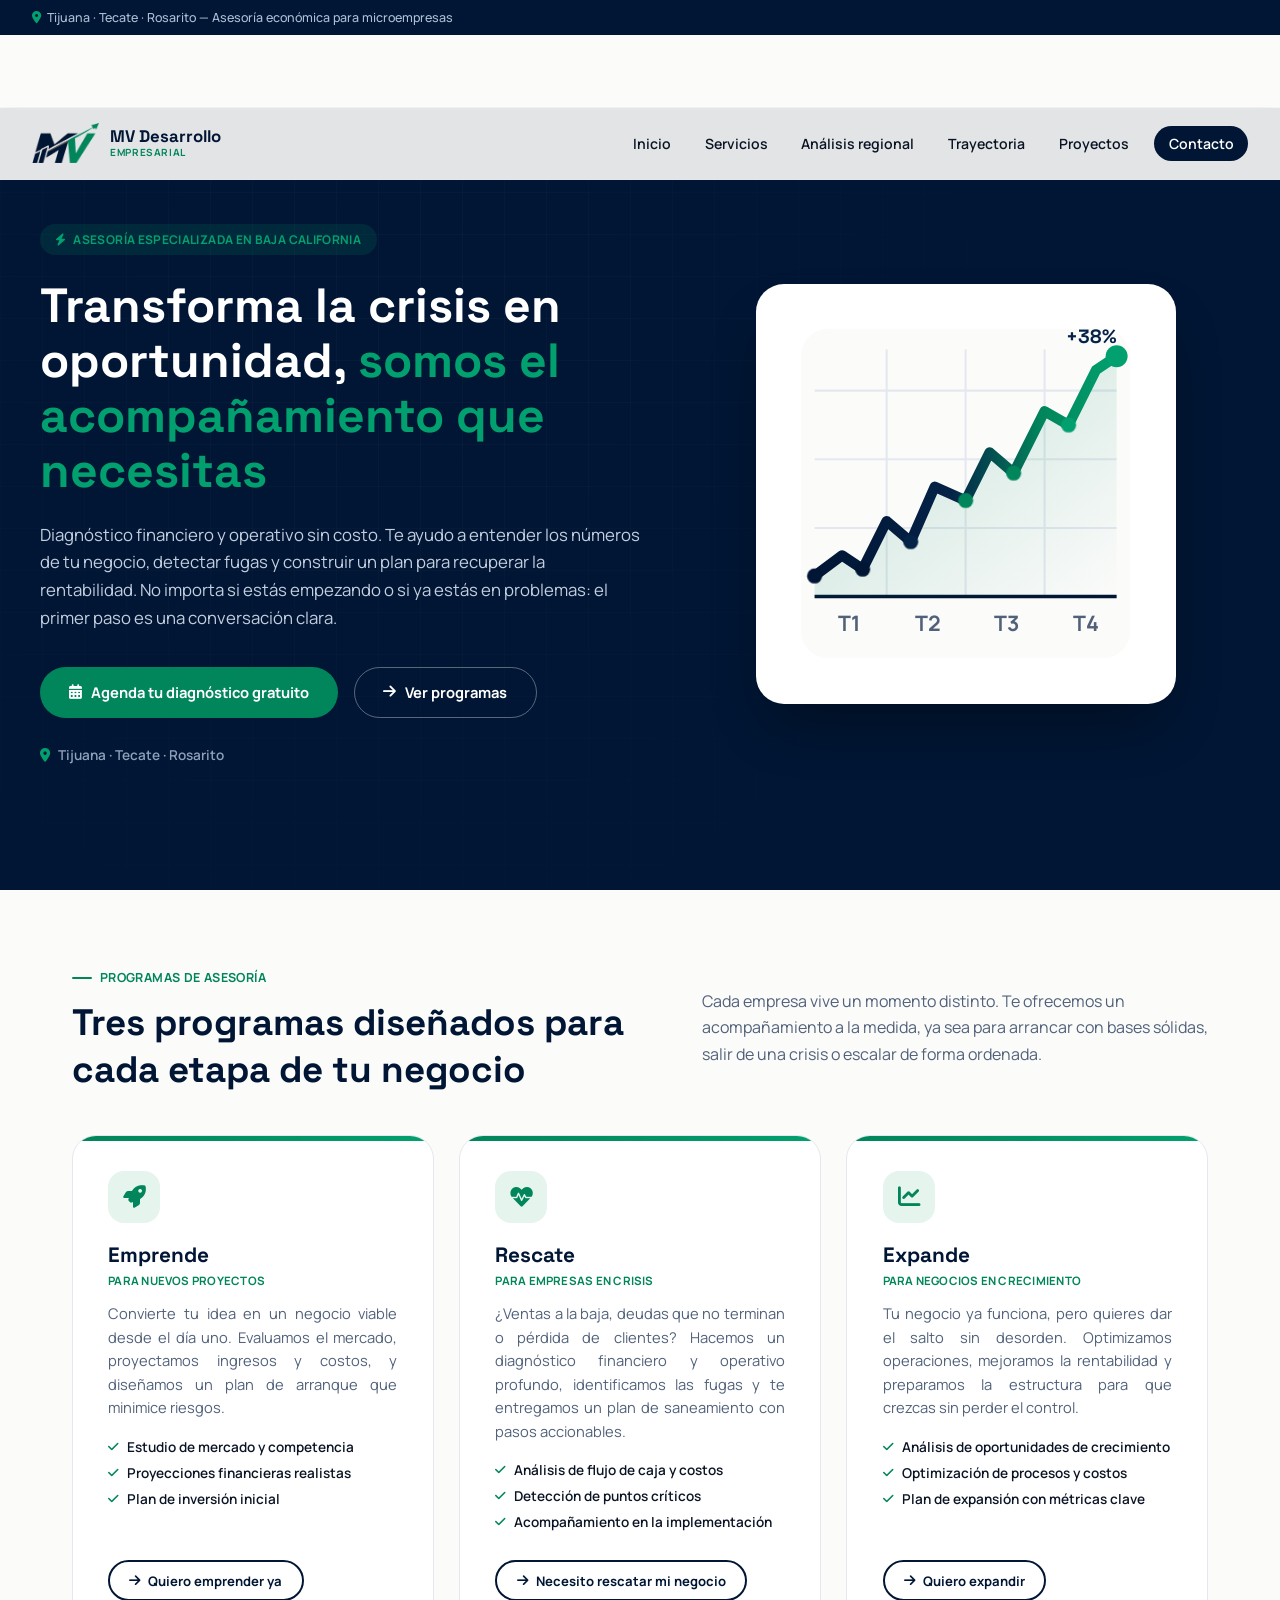
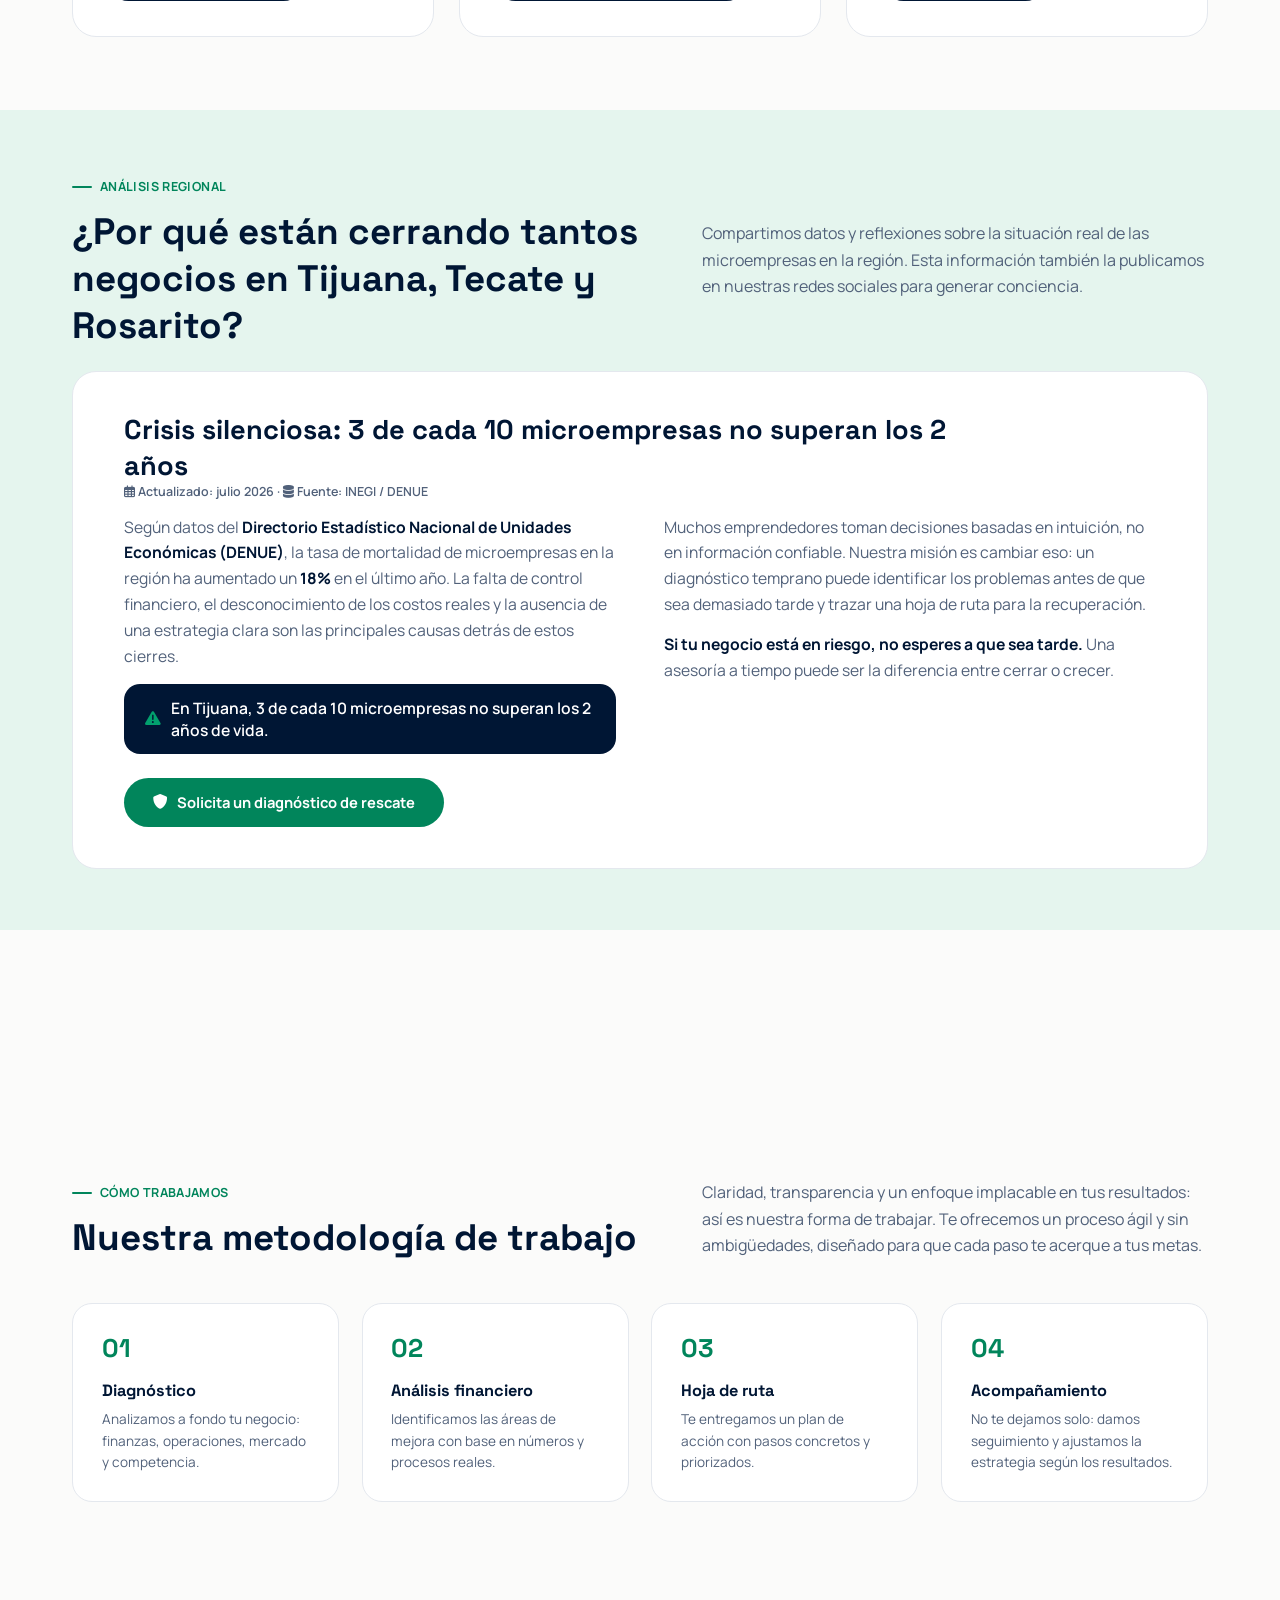
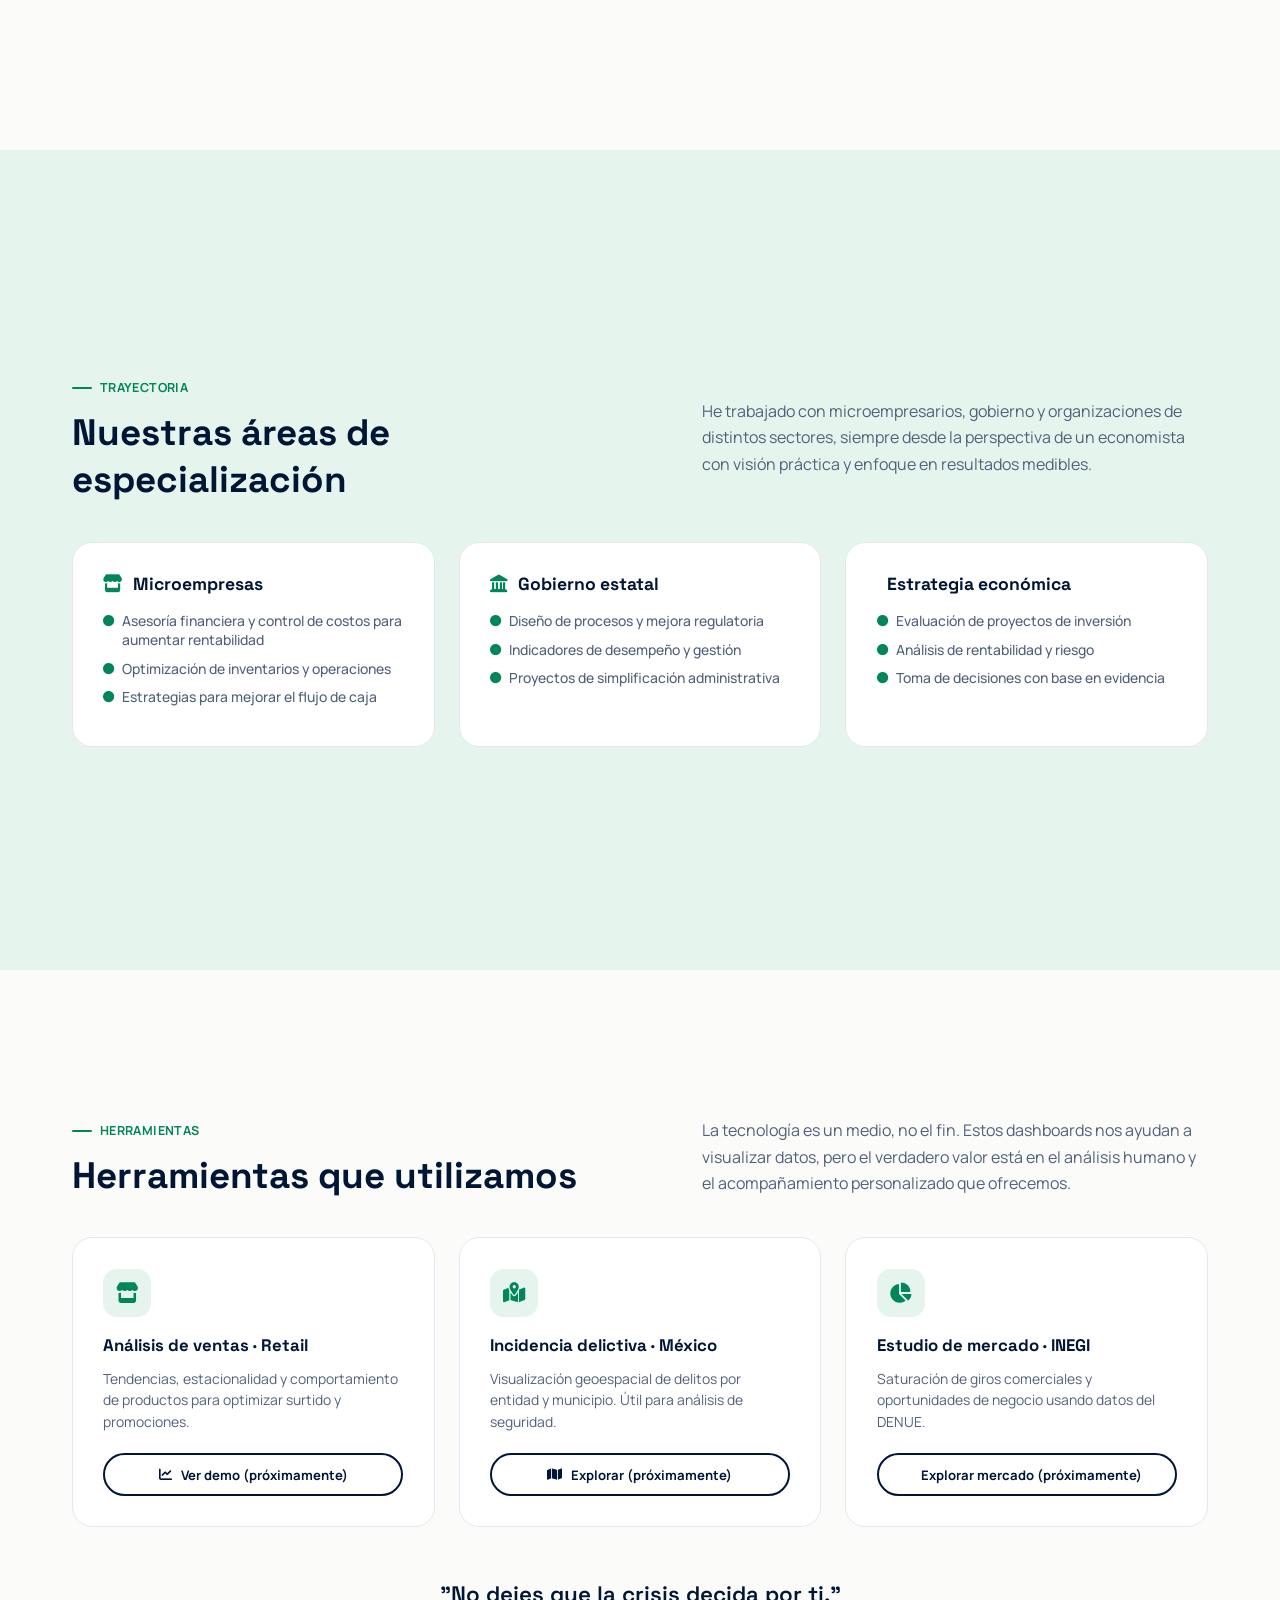
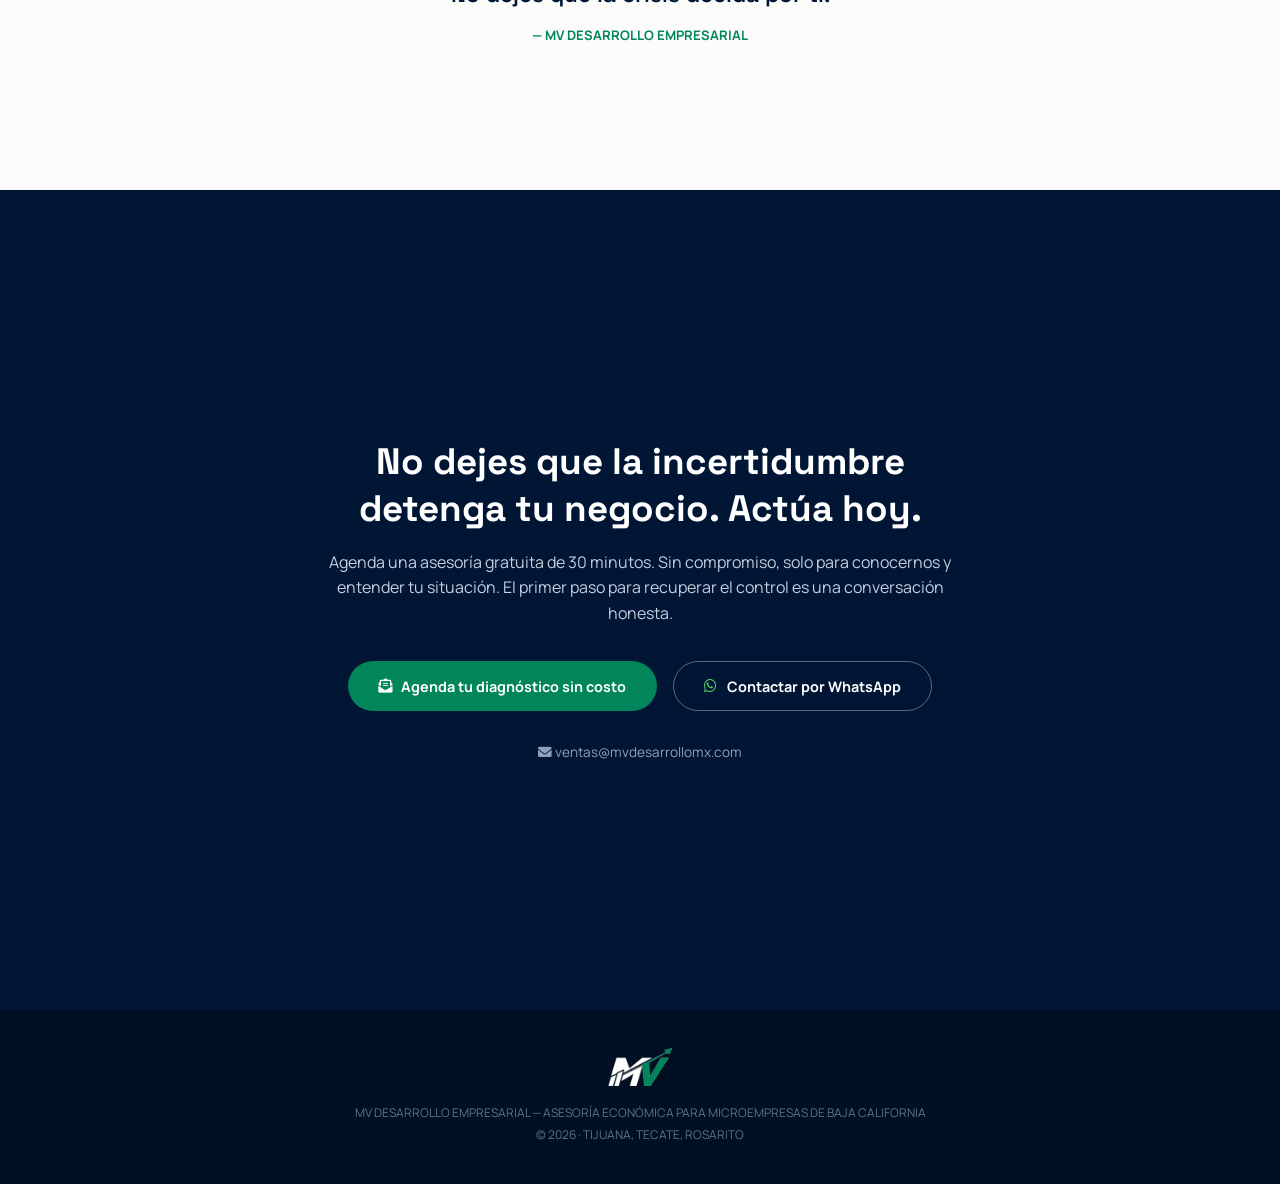
<file: index.html>
<!DOCTYPE html>
<html lang="es-MX">
<head>
  <meta charset="UTF-8" />
  <meta name="viewport" content="width=device-width, initial-scale=1.0, viewport-fit=cover" />

  <!-- ====== SEO TITLE & DESCRIPTION ====== -->
  <title>MV Desarrollo Empresarial | Asesoría Financiera y Operativa para PyMEs en Tijuana</title>
  <meta name="description" content="¿Tu negocio enfrenta problemas financieros u operativos? Te ofrecemos asesoría económica personalizada en Tijuana, Tecate y Rosarito. Diagnóstico sin costo." />
  <meta name="robots" content="index, follow" />
  <link rel="canonical" href="https://mvdesarrollomx.com/" />

  <!-- ====== OPEN GRAPH ====== -->
  <meta property="og:title" content="Asesoría para microempresas en crisis | MV Desarrollo Empresarial" />
  <meta property="og:description" content="Diagnóstico financiero y operativo sin costo. Ayudamos a microempresarios a tomar decisiones estratégicas para rescatar o hacer crecer su negocio." />
  <!-- <meta property="og:image" content="URL_DE_LA_IMAGEN_SOCIAL.jpg" /> -->
  <meta property="og:url" content="https://mvdesarrollomx.com/" />
  <meta property="og:type" content="website" />
  <meta property="og:locale" content="es_MX" />

  <!-- ====== JSON-LD ====== -->
  <script type="application/ld+json">
  {
    "@context": "https://schema.org",
    "@type": "ProfessionalService",
    "name": "MV Desarrollo Empresarial",
    "description": "Asesoría económica, financiera y operativa para microempresas en Tijuana, Tecate y Rosarito.",
    "url": "https://mvdesarrollomx.com/",
    "email": "ventas@mvdesarrollomx.com",
    "priceRange": "$$",
    "areaServed": [
      { "@type": "City", "name": "Tijuana" },
      { "@type": "City", "name": "Tecate" },
      { "@type": "City", "name": "Rosarito" }
    ],
    "hasOfferCatalog": {
      "@type": "OfferCatalog",
      "name": "Programas de Asesoría para Microempresarios",
      "itemListElement": [
        { "@type": "Offer", "itemOffered": { "@type": "Service", "name": "Emprende", "description": "Asesoría para nuevos proyectos: viabilidad financiera y plan de acción." } },
        { "@type": "Offer", "itemOffered": { "@type": "Service", "name": "Rescate", "description": "Diagnóstico financiero-operativo y plan de saneamiento para negocios en crisis." } },
        { "@type": "Offer", "itemOffered": { "@type": "Service", "name": "Expande", "description": "Asesoría para escalar operaciones y finanzas de manera ordenada." } }
      ]
    }
  }
  </script>

  <link rel="preconnect" href="https://fonts.googleapis.com">
  <link href="https://fonts.googleapis.com/css2?family=Space+Grotesk:wght@500;600;700&family=Manrope:wght@400;500;600;700;800&display=swap" rel="stylesheet" />
  <link rel="stylesheet" href="https://cdnjs.cloudflare.com/ajax/libs/font-awesome/6.0.0-beta3/css/all.min.css" />

  <link rel="stylesheet" href="styles.css" />
</head>
<body>
<div class="site">

  <!-- TOP BAR -->
  <div class="top-bar">
    <div><i class="fas fa-location-dot"></i>Tijuana · Tecate · Rosarito — Asesoría económica para microempresas</div>
  </div>

  <!-- HEADER -->
  <header class="main-header">
    <div class="logo">
      <img src="logo-icon.png" alt="MV Desarrollo Empresarial" />
      <div class="logo-text">
        <strong>MV Desarrollo</strong>
        <span>EMPRESARIAL</span>
      </div>
    </div>
    <nav>
      <ul class="nav-links">
        <li><a data-section="inicio">Inicio</a></li>
        <li><a data-section="servicios">Servicios</a></li>
        <li><a data-section="analisis-regional">Análisis regional</a></li>
        <li><a data-section="experiencia">Trayectoria</a></li>
        <li><a data-section="dashboards">Proyectos</a></li>
        <li><a data-section="contacto" class="nav-cta">Contacto</a></li>
      </ul>
    </nav>
  </header>

  <!-- ===== HERO ===== -->
  <section id="inicio" class="hero">
    <div class="hero-bg-grid"></div>
    <div class="hero-inner">
      <div class="hero-text">
        <div class="eyebrow"><i class="fas fa-bolt"></i> ASESORÍA ESPECIALIZADA EN BAJA CALIFORNIA</div>
        <h1>Transforma la crisis en oportunidad, <span class="accent">somos el acompañamiento que necesitas</span></h1>
        <!-- El párrafo ahora ocupa más ancho horizontal (max-width: 62ch) -->
        <p>Diagnóstico financiero y operativo sin costo. Te ayudo a entender los números de tu negocio, detectar fugas y construir un plan para recuperar la rentabilidad. No importa si estás empezando o si ya estás en problemas: el primer paso es una conversación clara.</p>
        <div class="hero-actions">
          <a class="btn-primary" href="#contacto"><i class="fas fa-calendar-alt"></i> Agenda tu diagnóstico gratuito</a>
          <a class="btn-ghost" href="#servicios"><i class="fas fa-arrow-right"></i> Ver programas</a>
        </div>
        <div class="hero-region"><i class="fas fa-location-dot"></i> Tijuana · Tecate · Rosarito</div>
      </div>

      <div class="hero-visual">
        <div class="card">
          <svg viewBox="0 0 100 100" xmlns="http://www.w3.org/2000/svg" role="img" aria-label="Gráfico de crecimiento trimestral" class="hero-chart" style="width:100%;height:auto;display:block;">
            <title>Marca de crecimiento tipo gráfico de área</title>
            <desc>Gráfico de picos con tendencia ascendente, en los colores de la marca, con los cuatro trimestres marcados en el eje horizontal.</desc>
            <defs>
              <linearGradient id="gA" x1="0%" y1="0%" x2="100%" y2="0%">
                <stop offset="0%" stop-color="#001634"/>
                <stop offset="45%" stop-color="#052247"/>
                <stop offset="75%" stop-color="#01855b"/>
                <stop offset="100%" stop-color="#02a06e"/>
              </linearGradient>
              <linearGradient id="gAF" x1="0%" y1="0%" x2="100%" y2="100%">
                <stop offset="0%" stop-color="#01855b" stop-opacity="0.22"/>
                <stop offset="100%" stop-color="#01855b" stop-opacity="0"/>
              </linearGradient>
            </defs>

            <!-- fondo -->
            <rect x="2" y="2" width="96" height="96" rx="8" fill="#fbfbfa"/>

            <!-- grid horizontal -->
            <line class="grid" x1="6" y1="20" x2="94" y2="20"/>
            <line class="grid" x1="6" y1="40" x2="94" y2="40"/>
            <line class="grid" x1="6" y1="60" x2="94" y2="60"/>
            <line class="grid" x1="6" y1="80" x2="94" y2="80"/>
            <!-- grid vertical (separadores de trimestre) -->
            <line class="grid" x1="27" y1="8" x2="27" y2="80"/>
            <line class="grid" x1="50" y1="8" x2="50" y2="80"/>
            <line class="grid" x1="73" y1="8" x2="73" y2="80"/>

            <!-- eje base -->
            <line x1="6" y1="80" x2="94" y2="80" stroke="#001634" stroke-width="1"/>

            <!-- area bajo la curva -->
            <path d="M6,74 L14,68 L20,72 L27,58 L34,64 L41,48 L50,52 L57,38 L64,44 L73,26 L80,30 L88,14 L94,10 L94,80 L6,80 Z" fill="url(#gAF)"/>

            <!-- linea de picos, sin suavizado -->
            <path class="la" pathLength="1" d="M6,74 L14,68 L20,72 L27,58 L34,64 L41,48 L50,52 L57,38 L64,44 L73,26 L80,30 L88,14 L94,10" fill="none" stroke="url(#gA)" stroke-width="3" stroke-linecap="round" stroke-linejoin="round"/>

            <!-- puntos de datos -->
            <circle class="pt" style="animation-delay:0.2s" cx="6" cy="74" r="2.2" fill="#001634"/>
            <circle class="pt" style="animation-delay:0.3s" cx="20" cy="72" r="2.2" fill="#001634"/>
            <circle class="pt" style="animation-delay:0.5s" cx="34" cy="64" r="2.2" fill="#052247"/>
            <circle class="pt" style="animation-delay:0.7s" cx="50" cy="52" r="2.2" fill="#01855b"/>
            <circle class="pt" style="animation-delay:0.9s" cx="64" cy="44" r="2.2" fill="#01855b"/>
            <circle class="pt" style="animation-delay:1.1s" cx="80" cy="30" r="2.2" fill="#02a06e"/>
            <circle class="da" cx="94" cy="10" r="3.2" fill="#02a06e"/>

            <!-- etiqueta de valor en el pico mas alto -->
            <text class="val-label" x="94" y="6" text-anchor="end">+38%</text>

            <!-- etiquetas de trimestre -->
            <text class="eje-label" x="16" y="90" text-anchor="middle">T1</text>
            <text class="eje-label" x="39" y="90" text-anchor="middle">T2</text>
            <text class="eje-label" x="62" y="90" text-anchor="middle">T3</text>
            <text class="eje-label" x="85" y="90" text-anchor="middle">T4</text>
          </svg>
        </div>
      </div>
    </div>
  </section>

  <!-- ===== SERVICIOS ===== -->
  <section id="servicios" class="section">
    <div class="section-head">
      <div>
        <div class="eyebrow-tag">PROGRAMAS DE ASESORÍA</div>
        <h2 class="section-title">Tres programas diseñados para cada etapa de tu negocio</h2>
      </div>
      <p class="section-sub">Cada empresa vive un momento distinto. Te ofrecemos un acompañamiento a la medida, ya sea para arrancar con bases sólidas, salir de una crisis o escalar de forma ordenada.</p>
    </div>

    <div class="services-grid">
      <article class="service-card">
        <div class="icon"><i class="fas fa-rocket"></i></div>
        <h3>Emprende</h3>
        <span class="tag">PARA NUEVOS PROYECTOS</span>
        <p>Convierte tu idea en un negocio viable desde el día uno. Evaluamos el mercado, proyectamos ingresos y costos, y diseñamos un plan de arranque que minimice riesgos.</p>
        <ul>
          <li><i class="fas fa-check"></i> Estudio de mercado y competencia</li>
          <li><i class="fas fa-check"></i> Proyecciones financieras realistas</li>
          <li><i class="fas fa-check"></i> Plan de inversión inicial</li>
        </ul>
        <a href="#contacto" class="btn-outline-sm"><i class="fas fa-arrow-right"></i> Quiero emprender ya</a>
      </article>

      <article class="service-card">
        <div class="icon"><i class="fas fa-heart-pulse"></i></div>
        <h3>Rescate</h3>
        <span class="tag">PARA EMPRESAS EN CRISIS</span>
        <p>¿Ventas a la baja, deudas que no terminan o pérdida de clientes? Hacemos un diagnóstico financiero y operativo profundo, identificamos las fugas y te entregamos un plan de saneamiento con pasos accionables.</p>
        <ul>
          <li><i class="fas fa-check"></i> Análisis de flujo de caja y costos</li>
          <li><i class="fas fa-check"></i> Detección de puntos críticos</li>
          <li><i class="fas fa-check"></i> Acompañamiento en la implementación</li>
        </ul>
        <a href="#contacto" class="btn-outline-sm"><i class="fas fa-arrow-right"></i> Necesito rescatar mi negocio</a>
      </article>

      <article class="service-card">
        <div class="icon"><i class="fas fa-chart-line"></i></div>
        <h3>Expande</h3>
        <span class="tag">PARA NEGOCIOS EN CRECIMIENTO</span>
        <p>Tu negocio ya funciona, pero quieres dar el salto sin desorden. Optimizamos operaciones, mejoramos la rentabilidad y preparamos la estructura para que crezcas sin perder el control.</p>
        <ul>
          <li><i class="fas fa-check"></i> Análisis de oportunidades de crecimiento</li>
          <li><i class="fas fa-check"></i> Optimización de procesos y costos</li>
          <li><i class="fas fa-check"></i> Plan de expansión con métricas clave</li>
        </ul>
        <a href="#contacto" class="btn-outline-sm"><i class="fas fa-arrow-right"></i> Quiero expandir</a>
      </article>
    </div>
  </section>

  <!-- ===== ANÁLISIS REGIONAL (VERSIÓN MÁS COMPACTA) ===== -->
  <section id="analisis-regional" class="section-alt">
    <div class="section-inner section">
      <div class="section-head">
        <div>
          <div class="eyebrow-tag">ANÁLISIS REGIONAL</div>
          <h2 class="section-title">¿Por qué están cerrando tantos negocios en Tijuana, Tecate y Rosarito?</h2>
        </div>
        <p class="section-sub">Compartimos datos y reflexiones sobre la situación real de las microempresas en la región. Esta información también la publicamos en nuestras redes sociales para generar conciencia.</p>
      </div>

      <div class="analysis-wrap">
        <article class="blog-article" itemscope itemtype="https://schema.org/Article">
          <h3 itemprop="headline">Crisis silenciosa: 3 de cada 10 microempresas no superan los 2 años</h3>
          <span class="meta"><i class="far fa-calendar-alt"></i> Actualizado: julio 2026 · <i class="fas fa-database"></i> Fuente: INEGI / DENUE</span>

          <div class="blog-body">
            <div class="blog-col">
              <p>Según datos del <strong>Directorio Estadístico Nacional de Unidades Económicas (DENUE)</strong>, la tasa de mortalidad de microempresas en la región ha aumentado un <strong>18%</strong> en el último año. La falta de control financiero, el desconocimiento de los costos reales y la ausencia de una estrategia clara son las principales causas detrás de estos cierres.</p>

              <div class="highlight-data"><i class="fas fa-triangle-exclamation"></i> En Tijuana, 3 de cada 10 microempresas no superan los 2 años de vida.</div>
            </div>

            <div class="blog-col">
              <p>Muchos emprendedores toman decisiones basadas en intuición, no en información confiable. Nuestra misión es cambiar eso: un diagnóstico temprano puede identificar los problemas antes de que sea demasiado tarde y trazar una hoja de ruta para la recuperación.</p>

              <p><strong>Si tu negocio está en riesgo, no esperes a que sea tarde.</strong> Una asesoría a tiempo puede ser la diferencia entre cerrar o crecer.</p>
            </div>
          </div>

          <a href="#contacto" class="btn-primary"><i class="fas fa-shield-alt"></i> Solicita un diagnóstico de rescate</a>
        </article>

      </div>
    </div>
  </section>

  <!-- ===== METODOLOGÍA ===== -->
  <section id="metodologia" class="section">
    <div class="section-head">
      <div>
        <div class="eyebrow-tag">CÓMO TRABAJAMOS</div>
        <h2 class="section-title">Nuestra metodología de trabajo</h2>
      </div>
      <p class="section-sub">Claridad, transparencia y un enfoque implacable en tus resultados: así es nuestra forma de trabajar. Te ofrecemos un proceso ágil y sin ambigüedades, diseñado para que cada paso te acerque a tus metas.</p>
    </div>
    <div class="method-steps">
      <div class="step"><span class="num">01</span><h4>Diagnóstico</h4><p>Analizamos a fondo tu negocio: finanzas, operaciones, mercado y competencia.</p></div>
      <div class="step"><span class="num">02</span><h4>Análisis financiero</h4><p>Identificamos las áreas de mejora con base en números y procesos reales.</p></div>
      <div class="step"><span class="num">03</span><h4>Hoja de ruta</h4><p>Te entregamos un plan de acción con pasos concretos y priorizados.</p></div>
      <div class="step"><span class="num">04</span><h4>Acompañamiento</h4><p>No te dejamos solo: damos seguimiento y ajustamos la estrategia según los resultados.</p></div>
    </div>
  </section>

  <!-- ===== EXPERIENCIA ===== -->
  <section id="experiencia" class="section-alt">
    <div class="section-inner section">
      <div class="section-head">
        <div>
          <div class="eyebrow-tag">TRAYECTORIA</div>
          <h2 class="section-title">Nuestras áreas de especialización</h2>
        </div>
        <p class="section-sub">He trabajado con microempresarios, gobierno y organizaciones de distintos sectores, siempre desde la perspectiva de un economista con visión práctica y enfoque en resultados medibles.</p>
      </div>
      <div class="exp-grid">
        <div class="exp-item">
          <h3><i class="fas fa-store"></i> Microempresas</h3>
          <ul>
            <li><i class="fas fa-circle"></i> Asesoría financiera y control de costos para aumentar rentabilidad</li>
            <li><i class="fas fa-circle"></i> Optimización de inventarios y operaciones</li>
            <li><i class="fas fa-circle"></i> Estrategias para mejorar el flujo de caja</li>
          </ul>
        </div>
        <div class="exp-item">
          <h3><i class="fas fa-landmark"></i> Gobierno estatal</h3>
          <ul>
            <li><i class="fas fa-circle"></i> Diseño de procesos y mejora regulatoria</li>
            <li><i class="fas fa-circle"></i> Indicadores de desempeño y gestión</li>
            <li><i class="fas fa-circle"></i> Proyectos de simplificación administrativa</li>
          </ul>
        </div>
        <div class="exp-item">
          <h3><i class="fas fa-chart-simple"></i> Estrategia económica</h3>
          <ul>
            <li><i class="fas fa-circle"></i> Evaluación de proyectos de inversión</li>
            <li><i class="fas fa-circle"></i> Análisis de rentabilidad y riesgo</li>
            <li><i class="fas fa-circle"></i> Toma de decisiones con base en evidencia</li>
          </ul>
        </div>
      </div>
    </div>
  </section>

  <!-- ===== DASHBOARDS ===== -->
  <section id="dashboards" class="section">
    <div class="section-head">
      <div>
        <div class="eyebrow-tag">HERRAMIENTAS</div>
        <h2 class="section-title">Herramientas que utilizamos</h2>
      </div>
      <p class="section-sub">La tecnología es un medio, no el fin. Estos dashboards nos ayudan a visualizar datos, pero el verdadero valor está en el análisis humano y el acompañamiento personalizado que ofrecemos.</p>
    </div>
    <div class="dashboard-grid">
      <div class="dashboard-card">
        <div class="dash-icon"><i class="fas fa-store"></i></div>
        <h3>Análisis de ventas · Retail</h3>
        <p>Tendencias, estacionalidad y comportamiento de productos para optimizar surtido y promociones.</p>
        <button class="btn-outline dashboard-placeholder"><i class="fas fa-chart-line"></i> Ver demo (próximamente)</button>
      </div>
      <div class="dashboard-card">
        <div class="dash-icon"><i class="fas fa-map-marked-alt"></i></div>
        <h3>Incidencia delictiva · México</h3>
        <p>Visualización geoespacial de delitos por entidad y municipio. Útil para análisis de seguridad.</p>
        <button class="btn-outline dashboard-placeholder"><i class="fas fa-map"></i> Explorar (próximamente)</button>
      </div>
      <div class="dashboard-card">
        <div class="dash-icon"><i class="fas fa-chart-pie"></i></div>
        <h3>Estudio de mercado · INEGI</h3>
        <p>Saturación de giros comerciales y oportunidades de negocio usando datos del DENUE.</p>
        <button class="btn-outline dashboard-placeholder"><i class="fas fa-chart-simple"></i> Explorar mercado (próximamente)</button>
      </div>
    </div>
    <div class="testimonial-simple">
      <p>"No dejes que la crisis decida por ti."</p>
      <div class="author">— MV DESARROLLO EMPRESARIAL</div>
    </div>
  </section>

  <!-- ===== CONTACTO ===== -->
  <section id="contacto" class="cta-dark">
    <div class="inner">
      <h2>No dejes que la incertidumbre detenga tu negocio. Actúa hoy.</h2>
      <p>Agenda una asesoría gratuita de 30 minutos. Sin compromiso, solo para conocernos y entender tu situación. El primer paso para recuperar el control es una conversación honesta.</p>
      <div class="cta-actions">
        <a class="btn-light" href="https://docs.google.com/forms/d/e/1FAIpQLScHEDbeNIbyEvl_tKu0rZnThoKCTf6uBNDmBncY0P4zo2Hojg/viewform?pli=1" target="_blank">
          <i class="fas fa-envelope-open-text"></i> Agenda tu diagnóstico sin costo
        </a>
        <a class="btn-whatsapp" href="https://wa.me/526643474101?text=Hola%2C%20me%20interesa%20recibir%20asesor%C3%ADa%20para%20mi%20negocio" target="_blank">
          <i class="fab fa-whatsapp"></i> Contactar por WhatsApp
        </a>
      </div>
      <div class="contact-email"><i class="fas fa-envelope"></i> ventas@mvdesarrollomx.com</div>
    </div>
  </section>

  <!-- FOOTER -->
  <footer class="footer">
    <img class="footer-logo" src="logo-icon-light.png" alt="MV Desarrollo Empresarial" />
    <p>MV DESARROLLO EMPRESARIAL — ASESORÍA ECONÓMICA PARA MICROEMPRESAS DE BAJA CALIFORNIA</p>
    <p>© 2026 · TIJUANA, TECATE, ROSARITO</p>
  </footer>
</div>

<!-- MODAL -->
<div id="modal" class="modal">
  <div class="modal-content">
    <i class="fas fa-chart-line" style="font-size: 1.8rem; color:var(--green);"></i>
    <h3 style="margin: 1rem 0 0;">Proyecto en desarrollo</h3>
    <p>Este dashboard estará disponible próximamente. Contáctanos para conocer más sobre nuestras herramientas de diagnóstico.</p>
    <button class="close-modal">Cerrar</button>
  </div>
</div>

<script src="script.js"></script>
</body>
</html>
</file>
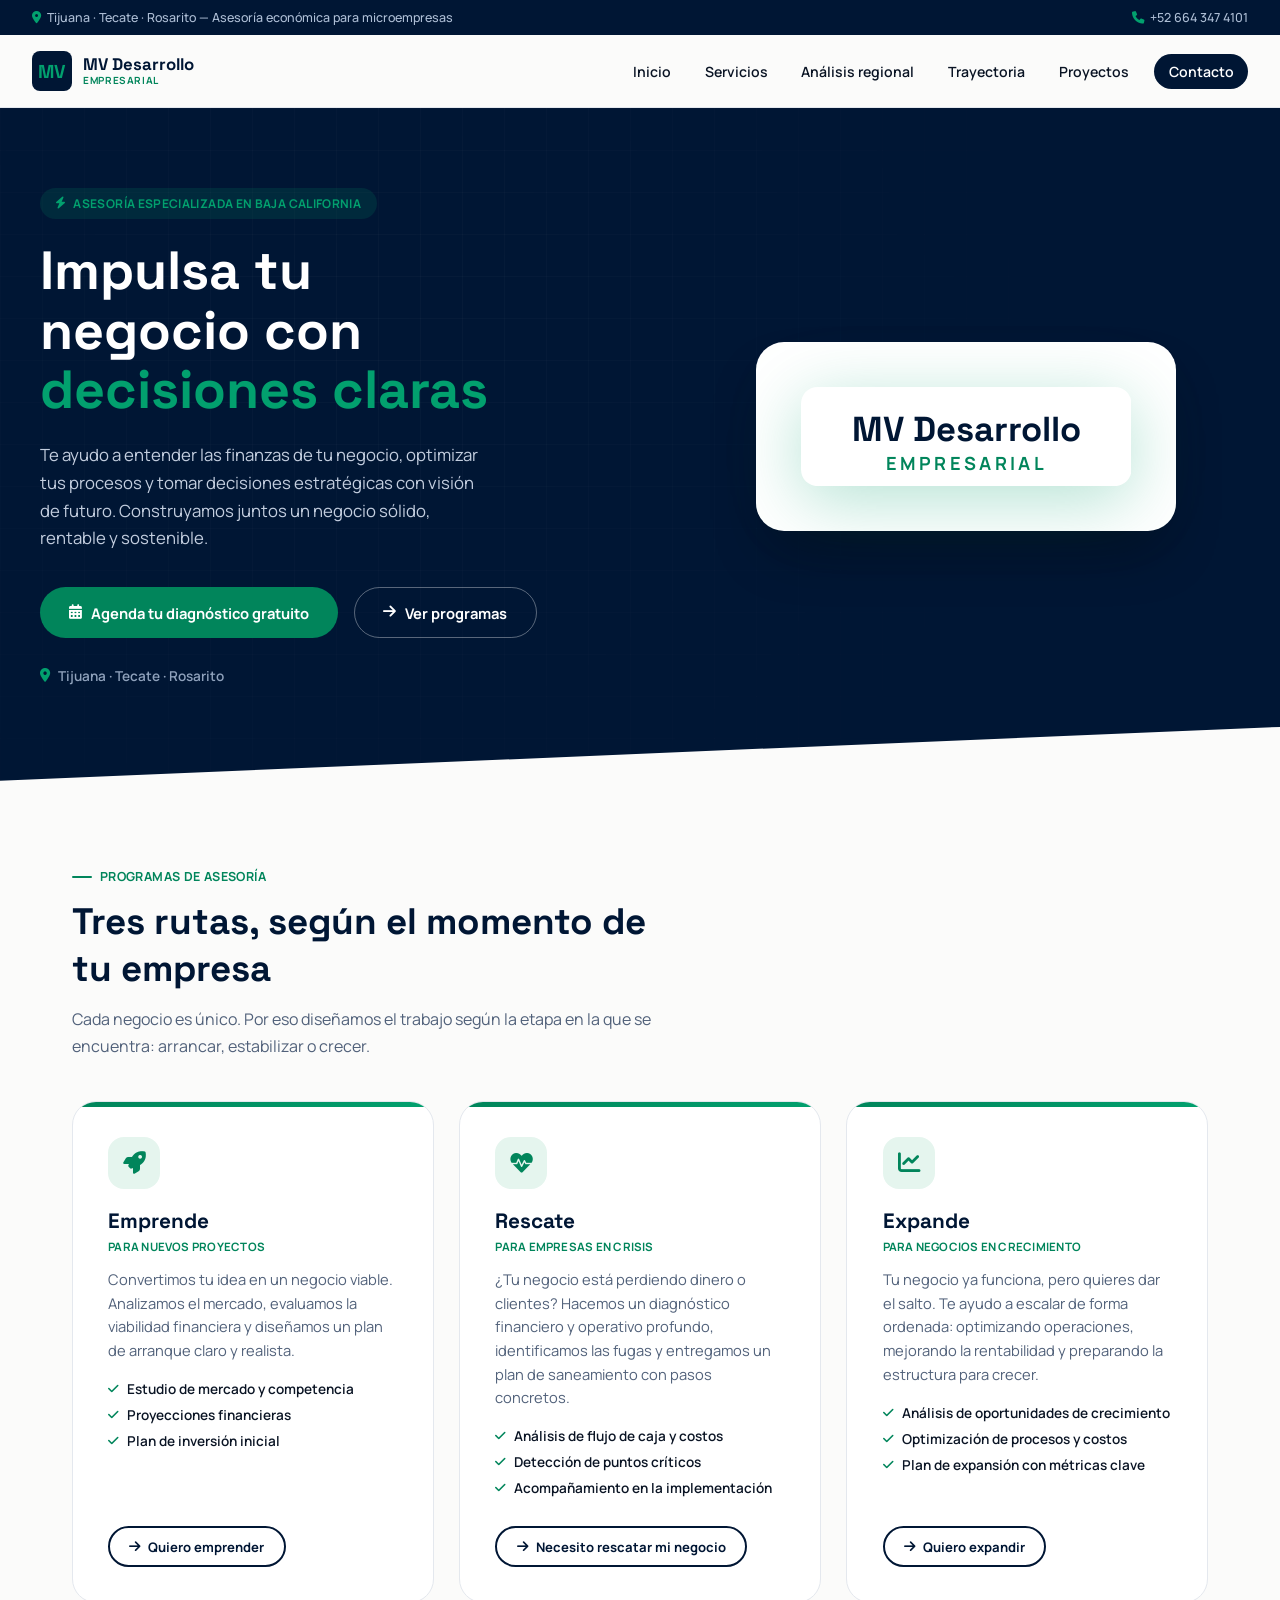
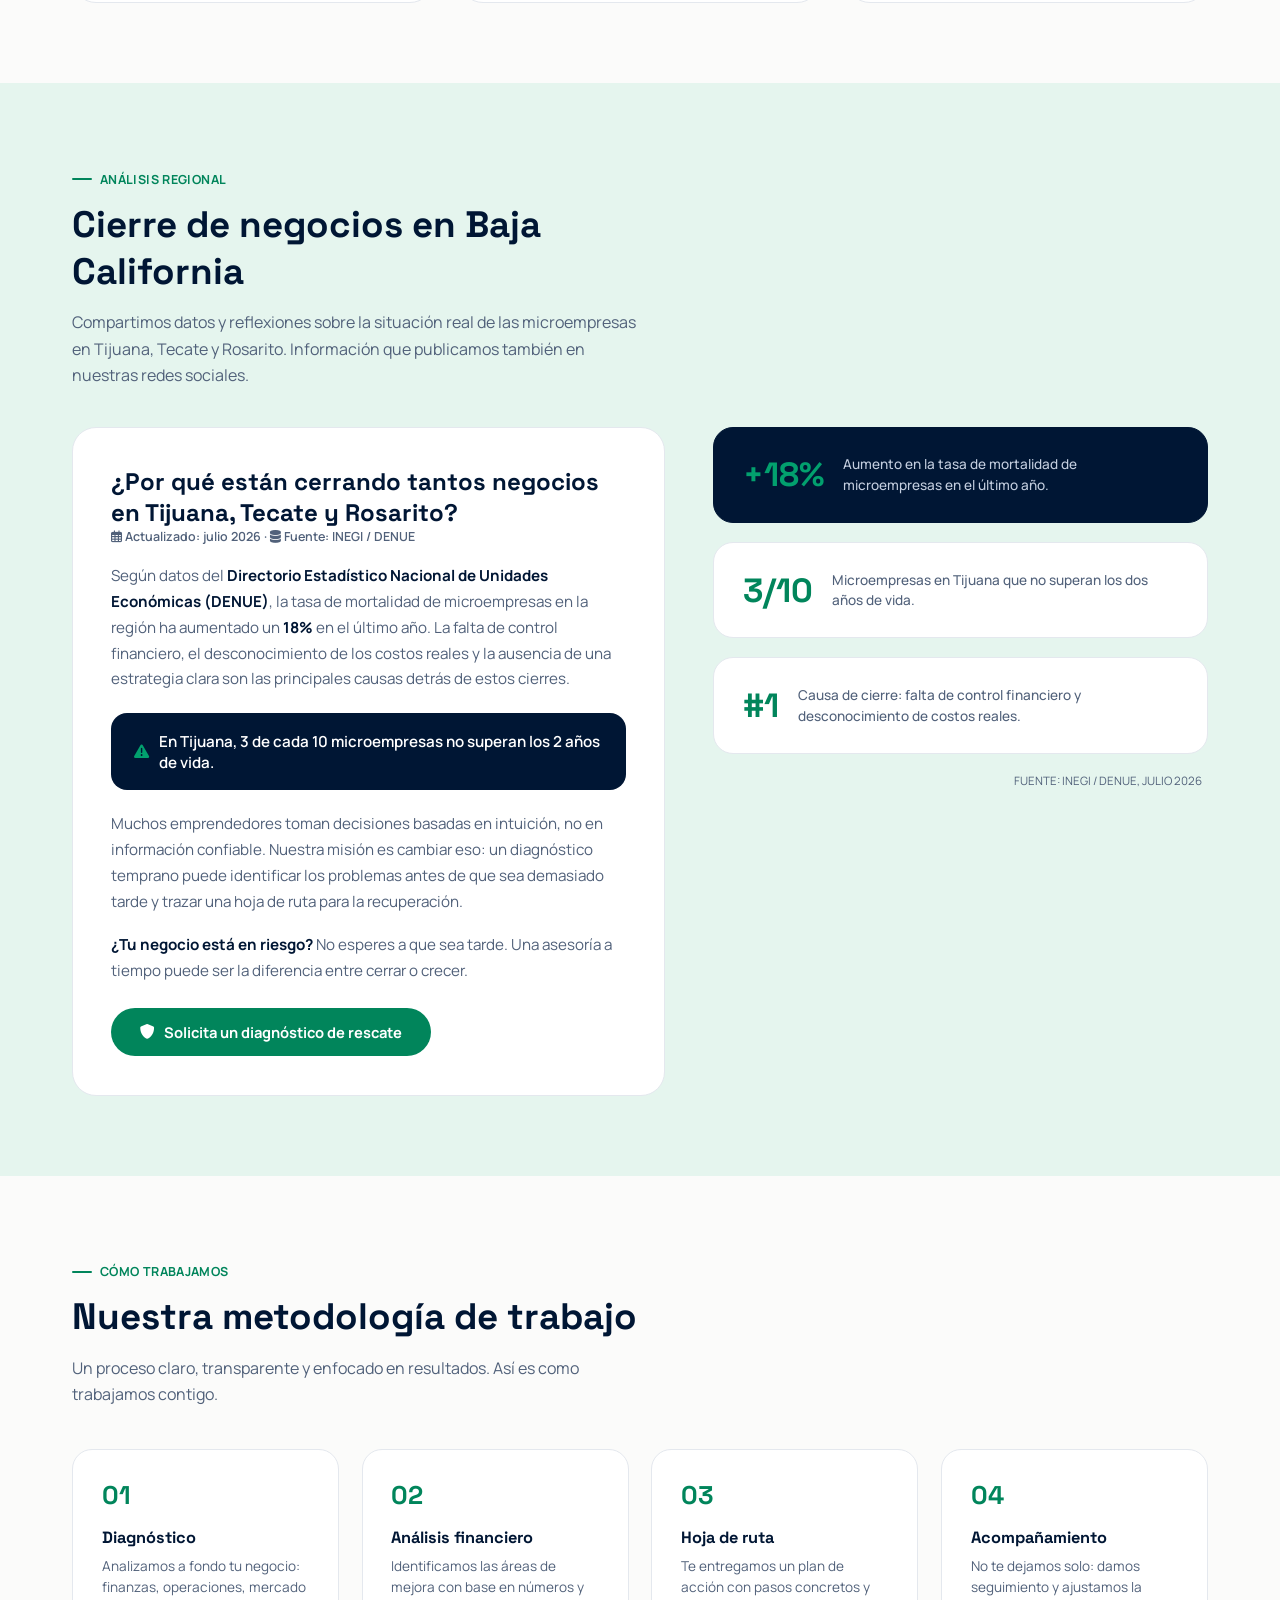
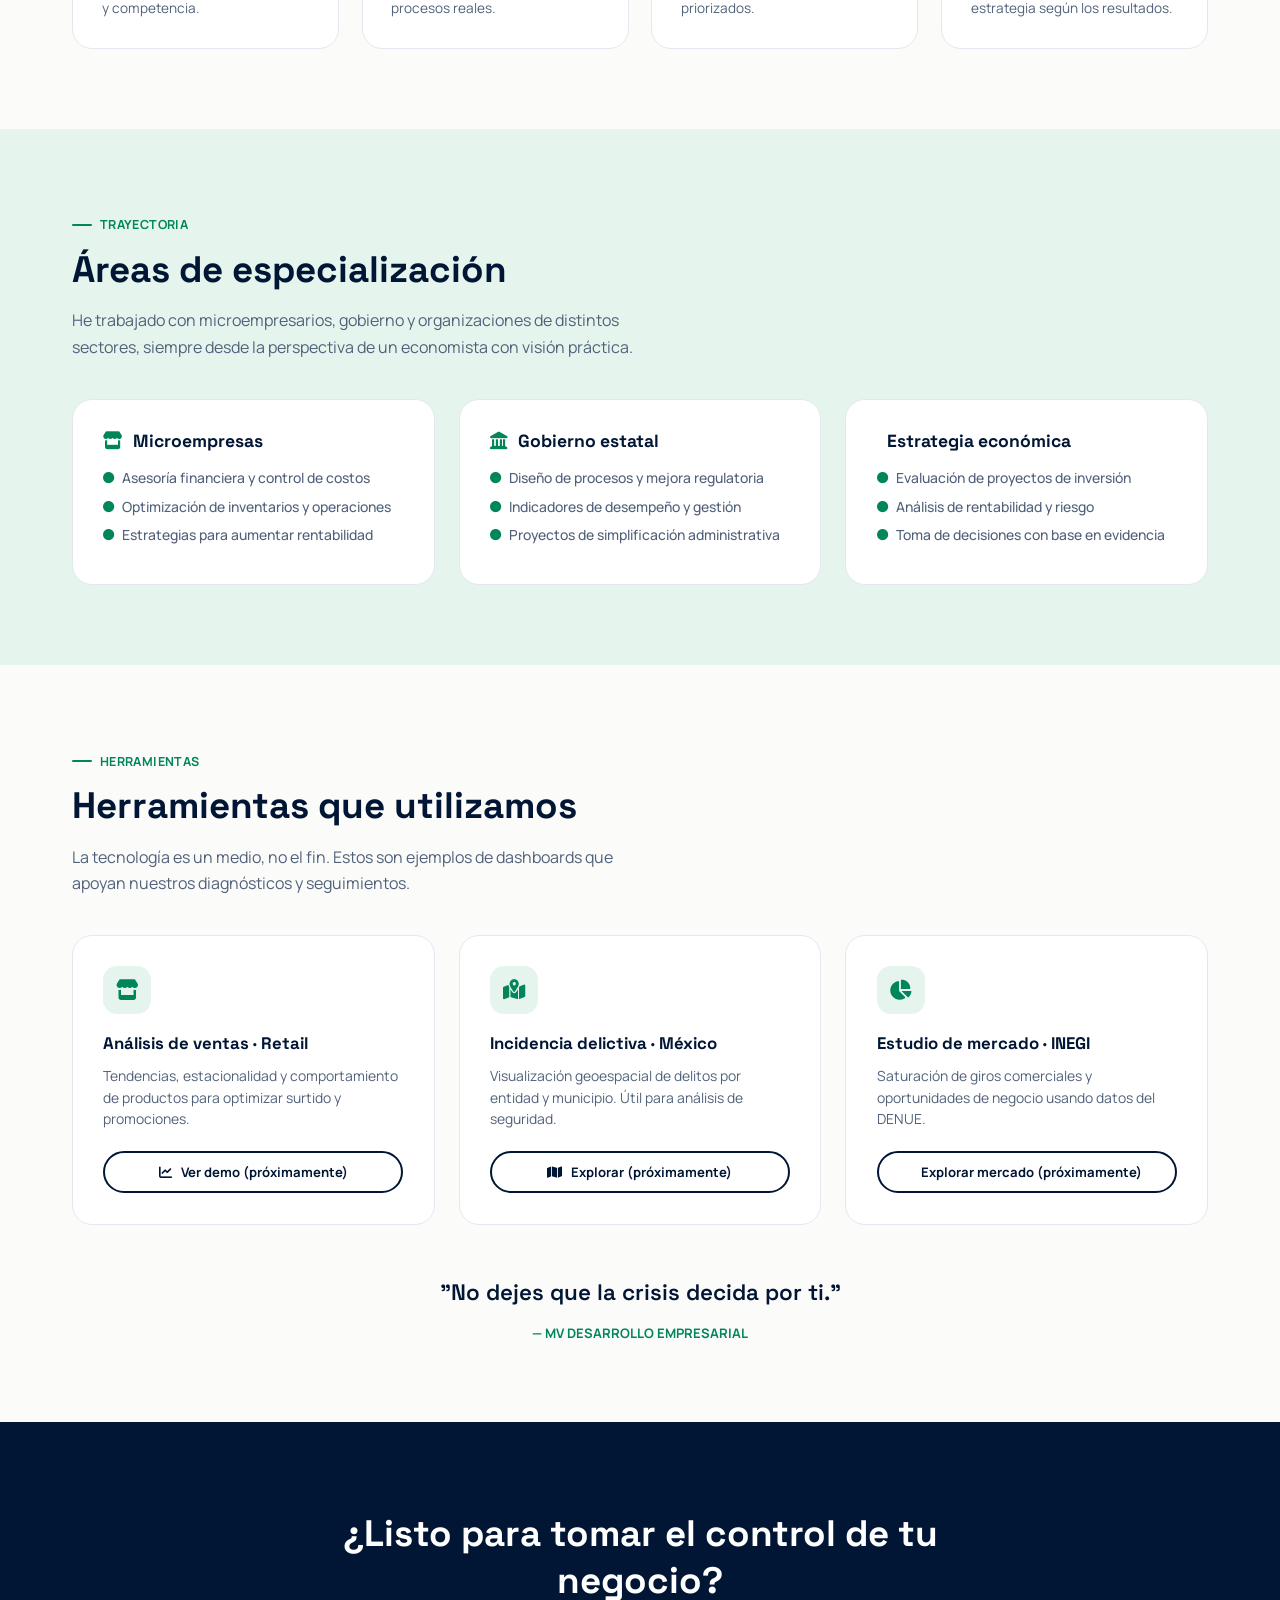
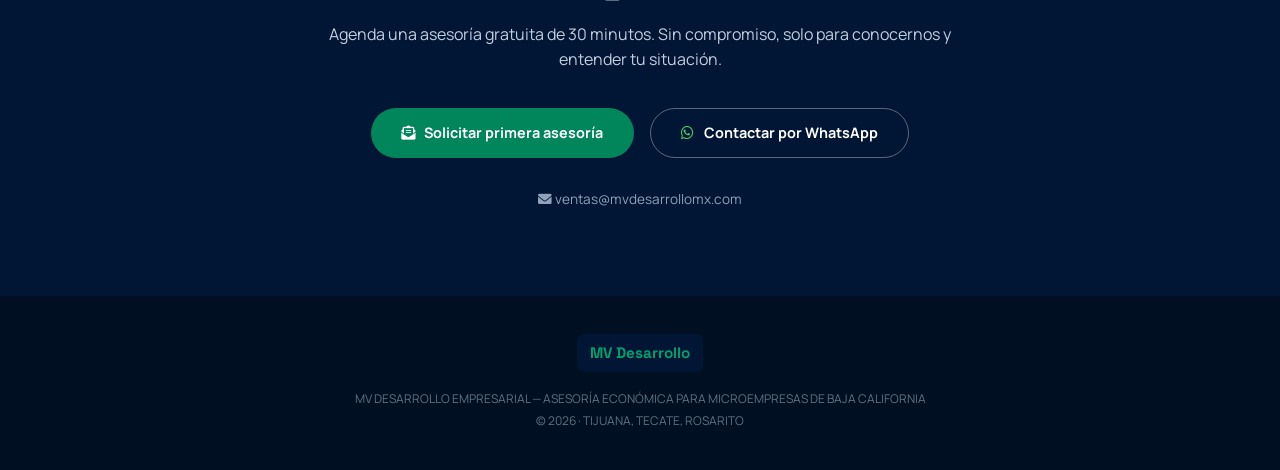
<file: deepseek_html_20260908_75ae83 (1).html>
<!DOCTYPE html>
<html lang="es-MX">
<head>
  <meta charset="UTF-8" />
  <meta name="viewport" content="width=device-width, initial-scale=1.0, viewport-fit=cover" />

  <!-- ====== SEO TITLE & DESCRIPTION ====== -->
  <title>MV Desarrollo Empresarial | Asesoría Financiera y Operativa para PyMEs en Tijuana</title>
  <meta name="description" content="¿Tu negocio enfrenta problemas financieros u operativos? Te ofrecemos asesoría económica personalizada en Tijuana, Tecate y Rosarito. Diagnóstico sin costo." />
  <meta name="robots" content="index, follow" />
  <link rel="canonical" href="https://mvdesarrollomx.com/" />

  <!-- ====== OPEN GRAPH ====== -->
  <meta property="og:title" content="Asesoría para microempresas en crisis | MV Desarrollo Empresarial" />
  <meta property="og:description" content="Diagnóstico financiero y operativo sin costo. Ayudamos a microempresarios a tomar decisiones estratégicas para rescatar o hacer crecer su negocio." />
  <!-- Se omite og:image para evitar enlace roto; se puede añadir después -->
  <meta property="og:url" content="https://mvdesarrollomx.com/" />
  <meta property="og:type" content="website" />
  <meta property="og:locale" content="es_MX" />

  <!-- ====== JSON-LD ====== -->
  <script type="application/ld+json">
  {
    "@context": "https://schema.org",
    "@type": "ProfessionalService",
    "name": "MV Desarrollo Empresarial",
    "description": "Asesoría económica, financiera y operativa para microempresas en Tijuana, Tecate y Rosarito.",
    "url": "https://mvdesarrollomx.com/",
    "telephone": "+52-664-347-4101",
    "email": "alfredo.matias@uabc.edu.mx",
    "priceRange": "$$",
    "areaServed": [
      { "@type": "City", "name": "Tijuana" },
      { "@type": "City", "name": "Tecate" },
      { "@type": "City", "name": "Rosarito" }
    ],
    "hasOfferCatalog": {
      "@type": "OfferCatalog",
      "name": "Programas de Asesoría para Microempresarios",
      "itemListElement": [
        { "@type": "Offer", "itemOffered": { "@type": "Service", "name": "Emprende", "description": "Asesoría para nuevos proyectos: viabilidad financiera y plan de acción." } },
        { "@type": "Offer", "itemOffered": { "@type": "Service", "name": "Rescate", "description": "Diagnóstico financiero-operativo y plan de saneamiento para negocios en crisis." } },
        { "@type": "Offer", "itemOffered": { "@type": "Service", "name": "Expande", "description": "Asesoría para escalar operaciones y finanzas de manera ordenada." } }
      ]
    }
  }
  </script>

  <link rel="preconnect" href="https://fonts.googleapis.com">
  <link href="https://fonts.googleapis.com/css2?family=Space+Grotesk:wght@500;600;700&family=Manrope:wght@400;500;600;700;800&display=swap" rel="stylesheet" />
  <link rel="stylesheet" href="https://cdnjs.cloudflare.com/ajax/libs/font-awesome/6.0.0-beta3/css/all.min.css" />

  <style>
    :root{
      --navy:#001634;
      --navy-2:#052247;
      --green:#01855b;
      --green-2:#02a06e;
      --mint:#e5f5ee;
      --paper:#fbfbfa;
      --ink:#0a1424;
      --slate:#51617a;
      --line:#e4e8ee;
      --display:'Space Grotesk', sans-serif;
      --sans:'Manrope', sans-serif;
    }
    * { margin:0; padding:0; box-sizing:border-box; }
    html{ scroll-behavior:smooth; }
    body{ font-family:var(--sans); background:var(--paper); color:var(--ink); }
    a{ text-decoration:none; color:inherit; }
    ul{ list-style:none; }
    img{ max-width:100%; display:block; }
    button{ font-family:inherit; }
    :focus-visible{ outline:2px solid var(--green); outline-offset:3px; }
    @media (prefers-reduced-motion: reduce){
      *{ animation:none !important; transition-duration:0.001ms !important; }
    }
    .wrap{ max-width:1200px; margin:0 auto; padding:0 2rem; }

    /* ===== TOP BAR ===== */
    .top-bar{
      background:var(--navy);
      color:#aebfd6;
      font-size:0.78rem;
      font-weight:500;
      padding:0.55rem 2rem;
      display:flex;
      justify-content:space-between;
      flex-wrap:wrap;
      gap:0.4rem;
    }
    .top-bar i{ margin-right:6px; color:var(--green-2); }

    /* ===== HEADER ===== */
    .main-header{
      position:sticky; top:0; z-index:100;
      background:rgba(251,251,250,0.9);
      backdrop-filter:blur(10px);
      padding:1rem 2rem;
      display:flex;
      justify-content:space-between;
      align-items:center;
      flex-wrap:wrap;
      gap:1rem;
      border-bottom:1px solid var(--line);
    }
    .logo{ display:flex; align-items:center; gap:0.7rem; }
    .logo svg{ height:40px; width:auto; flex-shrink:0; }
    .logo-text{ display:flex; flex-direction:column; line-height:1.15; }
    .logo-text strong{ font-family:var(--display); font-weight:700; font-size:1.05rem; color:var(--navy); }
    .logo-text span{ font-size:0.62rem; font-weight:700; color:var(--green); letter-spacing:0.06em; }
    .nav-links{ display:flex; gap:0.3rem; flex-wrap:wrap; align-items:center; }
    .nav-links a{
      font-weight:600; color:var(--ink); font-size:0.88rem;
      padding:0.5rem 0.9rem; border-radius:100px;
      transition:background 0.15s, color 0.15s;
      cursor:pointer;
    }
    .nav-links a:hover{ background:var(--mint); color:var(--green); }
    .nav-cta{
      background:var(--navy) !important; color:white !important;
      margin-left:0.4rem;
    }
    .nav-cta:hover{ background:var(--green) !important; color:white !important; }

    /* ===== HERO ===== */
    .hero{
      background:var(--navy);
      position:relative;
      overflow:hidden;
      padding:5rem 2rem 6rem;
      clip-path: polygon(0 0, 100% 0, 100% 92%, 0 100%);
    }
    .hero-inner{
      max-width:1200px; margin:0 auto;
      display:grid; grid-template-columns:1.1fr 1fr;
      gap:3rem; align-items:center;
      position:relative; z-index:2;
    }
    .hero .eyebrow{
      display:inline-flex; align-items:center; gap:8px;
      background:rgba(2,160,110,0.14);
      color:var(--green-2);
      font-weight:700; font-size:0.75rem; letter-spacing:0.03em;
      padding:0.45rem 1rem; border-radius:100px;
      margin-bottom:1.4rem;
    }
    .hero h1{
      font-family:var(--display);
      font-weight:700;
      font-size:clamp(2.2rem, 4.2vw, 3.4rem);
      line-height:1.1;
      color:white;
      max-width:14ch;
    }
    .hero h1 .accent{ color:var(--green-2); }
    .hero p{
      margin:1.4rem 0 0;
      color:#c3cedf;
      font-size:1.05rem;
      line-height:1.65;
      max-width:44ch;
    }
    .hero-actions{ display:flex; gap:1rem; flex-wrap:wrap; margin-top:2.2rem; }
    .btn-primary{
      background:var(--green);
      color:white; border:none;
      padding:0.9rem 1.8rem; border-radius:100px;
      font-weight:700; font-size:0.92rem;
      cursor:pointer; display:inline-flex; align-items:center; gap:9px;
      transition:transform 0.15s, background 0.15s;
    }
    .btn-primary:hover{ background:var(--green-2); transform:translateY(-2px); }
    .btn-ghost{
      background:transparent; color:white;
      border:1.5px solid rgba(255,255,255,0.35);
      padding:0.9rem 1.8rem; border-radius:100px;
      font-weight:700; font-size:0.92rem;
      cursor:pointer; display:inline-flex; align-items:center; gap:9px;
      transition:0.15s;
    }
    .btn-ghost:hover{ border-color:white; background:rgba(255,255,255,0.08); }
    .hero-region{ margin-top:1.8rem; display:flex; align-items:center; gap:8px; color:#8fa2bc; font-size:0.85rem; font-weight:600; }
    .hero-region i{ color:var(--green-2); }

    /* ---- visual animado del héroe ---- */
    .hero-visual{ position:relative; z-index:2; display:flex; justify-content:center; align-items:center; }
    .hero-visual .card{
      position:relative;
      background:#ffffff;
      border-radius:28px;
      padding:2.8rem;
      box-shadow:0 30px 60px -20px rgba(0,0,0,0.45);
      width:100%;
      max-width:420px;
      text-align:center;
    }
    .hero-visual .hero-logo{ width:100%; display:block; filter:drop-shadow(0 14px 34px rgba(2,160,110,0.3)); }
    .hero-bg-grid{
      position:absolute; inset:0; z-index:1; opacity:0.5;
      background-image:
        linear-gradient(rgba(255,255,255,0.05) 1px, transparent 1px),
        linear-gradient(90deg, rgba(255,255,255,0.05) 1px, transparent 1px);
      background-size:42px 42px;
      mask-image:radial-gradient(circle at 30% 30%, black, transparent 70%);
    }

    /* ===== SECCIONES ===== */
    .section{ padding:5rem 2rem; max-width:1200px; margin:0 auto; }
    .section-alt{ background:var(--mint); max-width:none; }
    .section-alt > .section-inner{ max-width:1200px; margin:0 auto; }
    .eyebrow-tag{
      display:inline-flex; align-items:center; gap:8px;
      color:var(--green); font-weight:700; font-size:0.78rem; letter-spacing:0.03em;
      margin-bottom:0.8rem;
    }
    .eyebrow-tag::before{ content:''; width:20px; height:2px; background:var(--green); border-radius:2px; }
    .section-title{
      font-family:var(--display); font-weight:700;
      font-size:clamp(1.6rem, 3vw, 2.3rem);
      color:var(--navy); max-width:24ch;
    }
    .section-sub{ color:var(--slate); margin-top:0.9rem; max-width:58ch; line-height:1.65; font-size:1rem; }

    /* ===== SERVICIOS ===== */
    .services-grid{ display:grid; grid-template-columns:repeat(3,1fr); gap:1.6rem; margin-top:2.6rem; }
    .service-card{
      background:white; border-radius:24px; padding:2.2rem;
      border:1px solid var(--line);
      position:relative; overflow:hidden;
      transition:transform 0.2s, box-shadow 0.2s;
      display:flex; flex-direction:column;
    }
    .service-card::before{
      content:''; position:absolute; top:0; left:0; width:100%; height:5px;
      background:linear-gradient(90deg, var(--green), var(--green-2));
    }
    .service-card:hover{ transform:translateY(-6px); box-shadow:0 20px 40px -20px rgba(0,22,52,0.25); }
    .service-card .icon{
      width:52px; height:52px; border-radius:16px;
      background:var(--mint); color:var(--green);
      display:flex; align-items:center; justify-content:center;
      font-size:1.4rem; margin-bottom:1.2rem;
    }
    .service-card h3{ font-family:var(--display); font-weight:700; font-size:1.3rem; color:var(--navy); }
    .service-card .tag{ color:var(--green); font-weight:700; font-size:0.72rem; letter-spacing:0.02em; margin-top:0.3rem; display:block; }
    .service-card p{ color:var(--slate); font-size:0.92rem; line-height:1.6; margin-top:0.9rem; }
    .service-card ul{ margin:1.1rem 0 1.3rem; }
    .service-card ul li{ font-size:0.85rem; color:var(--ink); font-weight:600; margin-bottom:0.5rem; display:flex; gap:8px; align-items:flex-start; }
    .service-card ul li i{ color:var(--green); font-size:0.75rem; margin-top:3px; }
    .btn-outline-sm{
      background:transparent; border:2px solid var(--navy); color:var(--navy);
      padding:0.6rem 1.2rem; border-radius:100px; font-weight:700; font-size:0.82rem;
      cursor:pointer; display:inline-flex; align-items:center; gap:8px;
      margin-top:auto; transition:0.15s; align-self:flex-start;
    }
    .btn-outline-sm:hover{ background:var(--navy); color:white; }

    /* ===== ANÁLISIS REGIONAL ===== */
    .analysis-wrap{ display:grid; grid-template-columns:1.2fr 1fr; gap:3rem; margin-top:2.4rem; align-items:start; }
    .blog-article{ background:white; border-radius:24px; padding:2.4rem; border:1px solid var(--line); }
    .blog-article .meta{ color:var(--slate); font-size:0.78rem; font-weight:600; margin-bottom:1.1rem; display:block; }
    .blog-article h3{ font-family:var(--display); font-size:1.5rem; font-weight:700; color:var(--navy); line-height:1.3; }
    .blog-article p{ line-height:1.7; margin:1.1rem 0; color:var(--slate); font-size:0.95rem; }
    .blog-article strong{ color:var(--navy); }
    .blog-article .highlight-data{
      background:var(--navy); color:white; border-radius:16px;
      padding:1.1rem 1.4rem; font-weight:600; margin:1.3rem 0; font-size:0.95rem;
      display:flex; align-items:center; gap:10px;
    }
    .blog-article .highlight-data i{ color:var(--green-2); }
    .blog-article a.btn-primary{ margin-top:0.4rem; }

    .stat-stack{ display:flex; flex-direction:column; gap:1.2rem; }
    .stat-tile{
      background:white; border:1px solid var(--line); border-radius:20px;
      padding:1.6rem 1.8rem; display:flex; align-items:center; gap:1.2rem;
    }
    .stat-tile .num{ font-family:var(--display); font-weight:700; font-size:2.1rem; color:var(--green); white-space:nowrap; }
    .stat-tile .desc{ font-size:0.85rem; color:var(--slate); line-height:1.5; font-weight:500; }
    .stat-tile.dark{ background:var(--navy); border-color:var(--navy); }
    .stat-tile.dark .num{ color:var(--green-2); }
    .stat-tile.dark .desc{ color:#c3cedf; }
    .stat-source{ font-size:0.72rem; color:var(--slate); text-align:right; padding-right:0.4rem; }

    /* ===== METODOLOGÍA ===== */
    .method-steps{ display:grid; grid-template-columns:repeat(4,1fr); gap:1.4rem; margin-top:2.6rem; }
    .step{ background:white; border-radius:20px; padding:1.8rem; border:1px solid var(--line); position:relative; }
    .step .num{
      font-family:var(--display); font-weight:700; font-size:1.6rem; color:var(--green);
      margin-bottom:1rem; display:block;
    }
    .step h4{ font-family:var(--display); font-weight:700; font-size:1.02rem; margin-bottom:0.5rem; color:var(--navy); }
    .step p{ font-size:0.85rem; color:var(--slate); line-height:1.55; }

    /* ===== EXPERIENCIA ===== */
    .exp-grid{ display:grid; grid-template-columns:repeat(3,1fr); gap:1.5rem; margin-top:2.4rem; }
    .exp-item{ background:white; border-radius:20px; padding:1.9rem; border:1px solid var(--line); }
    .exp-item h3{ font-family:var(--display); font-weight:700; font-size:1.1rem; margin-bottom:1rem; display:flex; gap:10px; align-items:center; color:var(--navy); }
    .exp-item h3 i{ color:var(--green); }
    .exp-item li{ font-size:0.87rem; color:var(--slate); margin-bottom:0.6rem; display:flex; gap:8px; font-weight:500; }
    .exp-item li i{ color:var(--green); margin-top:4px; font-size:0.7rem; }

    /* ===== DASHBOARDS ===== */
    .dashboard-grid{ display:grid; grid-template-columns:repeat(3,1fr); gap:1.5rem; margin-top:2.4rem; }
    .dashboard-card{ background:white; border-radius:20px; border:1px solid var(--line); padding:1.9rem; display:flex; flex-direction:column; transition:0.2s; }
    .dashboard-card:hover{ box-shadow:0 16px 32px -18px rgba(0,22,52,0.2); transform:translateY(-4px); }
    .dashboard-card .dash-icon{ width:48px; height:48px; border-radius:14px; background:var(--mint); color:var(--green); display:flex; align-items:center; justify-content:center; font-size:1.25rem; margin-bottom:1.1rem; }
    .dashboard-card h3{ font-family:var(--display); font-weight:700; font-size:1.05rem; color:var(--navy); }
    .dashboard-card p{ font-size:0.87rem; color:var(--slate); margin:0.7rem 0 1.3rem; flex-grow:1; line-height:1.55; }
    .btn-outline{
      background:transparent; border:2px solid var(--navy); color:var(--navy);
      padding:0.65rem 1rem; border-radius:100px; font-weight:700; font-size:0.82rem;
      cursor:pointer; width:100%; transition:0.15s;
      display:flex; align-items:center; justify-content:center; gap:9px;
    }
    .btn-outline:hover{ background:var(--navy); color:white; }

    .testimonial-simple{ max-width:760px; margin:3.2rem auto 0; text-align:center; }
    .testimonial-simple p{ font-family:var(--display); font-size:1.4rem; font-weight:600; color:var(--navy); line-height:1.5; }
    .testimonial-simple .author{ margin-top:0.9rem; font-size:0.82rem; color:var(--green); font-weight:700; }

    /* ===== CTA FINAL ===== */
    .cta-dark{
      background:var(--navy); color:white; text-align:center; max-width:none;
      padding:5.5rem 2rem; position:relative; overflow:hidden;
    }
    .cta-dark .inner{ max-width:640px; margin:0 auto; position:relative; z-index:2; }
    .cta-dark h2{ font-family:var(--display); font-weight:700; font-size:clamp(1.7rem,3vw,2.3rem); }
    .cta-dark p{ margin:1.1rem 0 0; color:#c3cedf; line-height:1.6; }
    .cta-actions{ display:flex; flex-wrap:wrap; gap:1rem; justify-content:center; margin-top:2.2rem; }
    .btn-light{ background:var(--green); color:white; border:none; padding:0.9rem 1.9rem; border-radius:100px; font-weight:700; cursor:pointer; display:inline-flex; align-items:center; gap:9px; font-size:0.9rem; transition:0.15s; }
    .btn-light:hover{ background:var(--green-2); transform:translateY(-2px); }
    .btn-whatsapp{
      background:transparent; color:white; border:1.5px solid rgba(255,255,255,0.35);
      padding:0.9rem 1.9rem; border-radius:100px; font-weight:700; font-size:0.9rem;
      cursor:pointer; display:inline-flex; align-items:center; gap:10px; transition:0.15s;
    }
    .btn-whatsapp i{ color:#4fd166; }
    .btn-whatsapp:hover{ border-color:white; background:rgba(255,255,255,0.08); }
    .cta-dark .contact-email{ margin-top:2rem; font-size:0.85rem; color:#8fa2bc; }

    /* ===== FOOTER ===== */
    .footer{ background:#000f22; padding:2.4rem 2rem; text-align:center; }
    .footer-logo{ margin:0 auto 1rem; height:38px; width:auto; display:block; }
    .footer p{ font-size:0.75rem; color:#5f7284; line-height:1.8; }

    /* ===== MODAL ===== */
    .modal{ display:none; position:fixed; inset:0; background:rgba(0,22,52,0.85); justify-content:center; align-items:center; z-index:1000; padding:1rem; }
    .modal-content{ background:white; max-width:400px; border-radius:24px; padding:2.2rem; text-align:center; }
    .modal-content h3{ font-family:var(--display); font-weight:700; color:var(--navy); }
    .modal-content p{ color:var(--slate); font-size:0.9rem; margin-top:0.6rem; line-height:1.55; }
    .close-modal{ margin-top:1.2rem; background:var(--navy); color:white; border:none; padding:0.65rem 1.6rem; border-radius:100px; cursor:pointer; font-weight:700; font-size:0.85rem; }

    @media (max-width: 980px){
      .hero-inner{ grid-template-columns:1fr; }
      .hero-visual{ order:-1; max-width:340px; margin:0 auto; }
      .analysis-wrap{ grid-template-columns:1fr; }
      .services-grid{ grid-template-columns:1fr; }
      .method-steps{ grid-template-columns:repeat(2,1fr); }
      .exp-grid{ grid-template-columns:1fr; }
      .dashboard-grid{ grid-template-columns:1fr; }
    }
    @media (max-width:600px){
      .method-steps{ grid-template-columns:1fr; }
      .nav-links{ display:none; }
    }
  </style>
</head>
<body>
<div class="site">

  <!-- TOP BAR -->
  <div class="top-bar">
    <div><i class="fas fa-location-dot"></i>Tijuana · Tecate · Rosarito — Asesoría económica para microempresas</div>
    <div><i class="fas fa-phone"></i>+52 664 347 4101</div>
  </div>

  <!-- HEADER -->
  <header class="main-header">
    <div class="logo">
      <!-- SVG inline como logo -->
      <svg viewBox="0 0 60 60" fill="none" xmlns="http://www.w3.org/2000/svg">
        <rect width="60" height="60" rx="12" fill="#001634"/>
        <text x="30" y="40" font-family="'Space Grotesk', sans-serif" font-size="28" font-weight="700" fill="#02a06e" text-anchor="middle">MV</text>
      </svg>
      <div class="logo-text">
        <strong>MV Desarrollo</strong>
        <span>EMPRESARIAL</span>
      </div>
    </div>
    <nav>
      <ul class="nav-links">
        <li><a data-section="inicio">Inicio</a></li>
        <li><a data-section="servicios">Servicios</a></li>
        <li><a data-section="analisis-regional">Análisis regional</a></li>
        <li><a data-section="experiencia">Trayectoria</a></li>
        <li><a data-section="dashboards">Proyectos</a></li>
        <li><a data-section="contacto" class="nav-cta">Contacto</a></li>
      </ul>
    </nav>
  </header>

  <!-- ===== HERO ===== -->
  <section id="inicio" class="hero">
    <div class="hero-bg-grid"></div>
    <div class="hero-inner">
      <div class="hero-text">
        <div class="eyebrow"><i class="fas fa-bolt"></i> ASESORÍA ESPECIALIZADA EN BAJA CALIFORNIA</div>
        <h1>Impulsa tu negocio con <span class="accent">decisiones claras</span></h1>
        <p>Te ayudo a entender las finanzas de tu negocio, optimizar tus procesos y tomar decisiones estratégicas con visión de futuro. Construyamos juntos un negocio sólido, rentable y sostenible.</p>
        <div class="hero-actions">
          <a class="btn-primary" href="#contacto"><i class="fas fa-calendar-alt"></i> Agenda tu diagnóstico gratuito</a>
          <a class="btn-ghost" href="#servicios"><i class="fas fa-arrow-right"></i> Ver programas</a>
        </div>
        <div class="hero-region"><i class="fas fa-location-dot"></i> Tijuana · Tecate · Rosarito</div>
      </div>

      <div class="hero-visual">
        <div class="card">
          <!-- Logo SVG grande en el hero -->
          <svg class="hero-logo" viewBox="0 0 400 120" fill="none" xmlns="http://www.w3.org/2000/svg">
            <rect width="400" height="120" rx="20" fill="white"/>
            <text x="200" y="65" font-family="'Space Grotesk', sans-serif" font-size="42" font-weight="700" fill="#001634" text-anchor="middle">MV Desarrollo</text>
            <text x="200" y="100" font-family="'Manrope', sans-serif" font-size="22" font-weight="700" fill="#01855b" text-anchor="middle" letter-spacing="4">EMPRESARIAL</text>
          </svg>
        </div>
      </div>
    </div>
  </section>

  <!-- ===== SERVICIOS ===== -->
  <section id="servicios" class="section">
    <div class="eyebrow-tag">PROGRAMAS DE ASESORÍA</div>
    <h2 class="section-title">Tres rutas, según el momento de tu empresa</h2>
    <p class="section-sub">Cada negocio es único. Por eso diseñamos el trabajo según la etapa en la que se encuentra: arrancar, estabilizar o crecer.</p>

    <div class="services-grid">
      <article class="service-card">
        <div class="icon"><i class="fas fa-rocket"></i></div>
        <h3>Emprende</h3>
        <span class="tag">PARA NUEVOS PROYECTOS</span>
        <p>Convertimos tu idea en un negocio viable. Analizamos el mercado, evaluamos la viabilidad financiera y diseñamos un plan de arranque claro y realista.</p>
        <ul>
          <li><i class="fas fa-check"></i> Estudio de mercado y competencia</li>
          <li><i class="fas fa-check"></i> Proyecciones financieras</li>
          <li><i class="fas fa-check"></i> Plan de inversión inicial</li>
        </ul>
        <a href="#contacto" class="btn-outline-sm"><i class="fas fa-arrow-right"></i> Quiero emprender</a>
      </article>

      <article class="service-card">
        <div class="icon"><i class="fas fa-heart-pulse"></i></div>
        <h3>Rescate</h3>
        <span class="tag">PARA EMPRESAS EN CRISIS</span>
        <p>¿Tu negocio está perdiendo dinero o clientes? Hacemos un diagnóstico financiero y operativo profundo, identificamos las fugas y entregamos un plan de saneamiento con pasos concretos.</p>
        <ul>
          <li><i class="fas fa-check"></i> Análisis de flujo de caja y costos</li>
          <li><i class="fas fa-check"></i> Detección de puntos críticos</li>
          <li><i class="fas fa-check"></i> Acompañamiento en la implementación</li>
        </ul>
        <a href="#contacto" class="btn-outline-sm"><i class="fas fa-arrow-right"></i> Necesito rescatar mi negocio</a>
      </article>

      <article class="service-card">
        <div class="icon"><i class="fas fa-chart-line"></i></div>
        <h3>Expande</h3>
        <span class="tag">PARA NEGOCIOS EN CRECIMIENTO</span>
        <p>Tu negocio ya funciona, pero quieres dar el salto. Te ayudo a escalar de forma ordenada: optimizando operaciones, mejorando la rentabilidad y preparando la estructura para crecer.</p>
        <ul>
          <li><i class="fas fa-check"></i> Análisis de oportunidades de crecimiento</li>
          <li><i class="fas fa-check"></i> Optimización de procesos y costos</li>
          <li><i class="fas fa-check"></i> Plan de expansión con métricas clave</li>
        </ul>
        <a href="#contacto" class="btn-outline-sm"><i class="fas fa-arrow-right"></i> Quiero expandir</a>
      </article>
    </div>
  </section>

  <!-- ===== ANÁLISIS REGIONAL ===== -->
  <section id="analisis-regional" class="section-alt">
    <div class="section-inner section">
      <div class="eyebrow-tag">ANÁLISIS REGIONAL</div>
      <h2 class="section-title">Cierre de negocios en Baja California</h2>
      <p class="section-sub">Compartimos datos y reflexiones sobre la situación real de las microempresas en Tijuana, Tecate y Rosarito. Información que publicamos también en nuestras redes sociales.</p>

      <div class="analysis-wrap">
        <article class="blog-article" itemscope itemtype="https://schema.org/Article">
          <h3 itemprop="headline">¿Por qué están cerrando tantos negocios en Tijuana, Tecate y Rosarito?</h3>
          <span class="meta"><i class="far fa-calendar-alt"></i> Actualizado: julio 2026 · <i class="fas fa-database"></i> Fuente: INEGI / DENUE</span>

          <p>Según datos del <strong>Directorio Estadístico Nacional de Unidades Económicas (DENUE)</strong>, la tasa de mortalidad de microempresas en la región ha aumentado un <strong>18%</strong> en el último año. La falta de control financiero, el desconocimiento de los costos reales y la ausencia de una estrategia clara son las principales causas detrás de estos cierres.</p>

          <div class="highlight-data"><i class="fas fa-triangle-exclamation"></i> En Tijuana, 3 de cada 10 microempresas no superan los 2 años de vida.</div>

          <p>Muchos emprendedores toman decisiones basadas en intuición, no en información confiable. Nuestra misión es cambiar eso: un diagnóstico temprano puede identificar los problemas antes de que sea demasiado tarde y trazar una hoja de ruta para la recuperación.</p>

          <p><strong>¿Tu negocio está en riesgo?</strong> No esperes a que sea tarde. Una asesoría a tiempo puede ser la diferencia entre cerrar o crecer.</p>

          <a href="#contacto" class="btn-primary"><i class="fas fa-shield-alt"></i> Solicita un diagnóstico de rescate</a>
        </article>

        <div class="stat-stack">
          <div class="stat-tile dark">
            <div class="num">+18%</div>
            <div class="desc">Aumento en la tasa de mortalidad de microempresas en el último año.</div>
          </div>
          <div class="stat-tile">
            <div class="num">3/10</div>
            <div class="desc">Microempresas en Tijuana que no superan los dos años de vida.</div>
          </div>
          <div class="stat-tile">
            <div class="num">#1</div>
            <div class="desc">Causa de cierre: falta de control financiero y desconocimiento de costos reales.</div>
          </div>
          <div class="stat-source">FUENTE: INEGI / DENUE, JULIO 2026</div>
        </div>
      </div>
    </div>
  </section>

  <!-- ===== METODOLOGÍA ===== -->
  <section id="metodologia" class="section">
    <div class="eyebrow-tag">CÓMO TRABAJAMOS</div>
    <h2 class="section-title">Nuestra metodología de trabajo</h2>
    <p class="section-sub">Un proceso claro, transparente y enfocado en resultados. Así es como trabajamos contigo.</p>
    <div class="method-steps">
      <div class="step"><span class="num">01</span><h4>Diagnóstico</h4><p>Analizamos a fondo tu negocio: finanzas, operaciones, mercado y competencia.</p></div>
      <div class="step"><span class="num">02</span><h4>Análisis financiero</h4><p>Identificamos las áreas de mejora con base en números y procesos reales.</p></div>
      <div class="step"><span class="num">03</span><h4>Hoja de ruta</h4><p>Te entregamos un plan de acción con pasos concretos y priorizados.</p></div>
      <div class="step"><span class="num">04</span><h4>Acompañamiento</h4><p>No te dejamos solo: damos seguimiento y ajustamos la estrategia según los resultados.</p></div>
    </div>
  </section>

  <!-- ===== EXPERIENCIA ===== -->
  <section id="experiencia" class="section-alt">
    <div class="section-inner section">
      <div class="eyebrow-tag">TRAYECTORIA</div>
      <h2 class="section-title">Áreas de especialización</h2>
      <p class="section-sub">He trabajado con microempresarios, gobierno y organizaciones de distintos sectores, siempre desde la perspectiva de un economista con visión práctica.</p>
      <div class="exp-grid">
        <div class="exp-item">
          <h3><i class="fas fa-store"></i> Microempresas</h3>
          <ul>
            <li><i class="fas fa-circle"></i> Asesoría financiera y control de costos</li>
            <li><i class="fas fa-circle"></i> Optimización de inventarios y operaciones</li>
            <li><i class="fas fa-circle"></i> Estrategias para aumentar rentabilidad</li>
          </ul>
        </div>
        <div class="exp-item">
          <h3><i class="fas fa-landmark"></i> Gobierno estatal</h3>
          <ul>
            <li><i class="fas fa-circle"></i> Diseño de procesos y mejora regulatoria</li>
            <li><i class="fas fa-circle"></i> Indicadores de desempeño y gestión</li>
            <li><i class="fas fa-circle"></i> Proyectos de simplificación administrativa</li>
          </ul>
        </div>
        <div class="exp-item">
          <h3><i class="fas fa-chart-simple"></i> Estrategia económica</h3>
          <ul>
            <li><i class="fas fa-circle"></i> Evaluación de proyectos de inversión</li>
            <li><i class="fas fa-circle"></i> Análisis de rentabilidad y riesgo</li>
            <li><i class="fas fa-circle"></i> Toma de decisiones con base en evidencia</li>
          </ul>
        </div>
      </div>
    </div>
  </section>

  <!-- ===== DASHBOARDS / PROYECTOS ===== -->
  <section id="dashboards" class="section">
    <div class="eyebrow-tag">HERRAMIENTAS</div>
    <h2 class="section-title">Herramientas que utilizamos</h2>
    <p class="section-sub">La tecnología es un medio, no el fin. Estos son ejemplos de dashboards que apoyan nuestros diagnósticos y seguimientos.</p>
    <div class="dashboard-grid">
      <div class="dashboard-card">
        <div class="dash-icon"><i class="fas fa-store"></i></div>
        <h3>Análisis de ventas · Retail</h3>
        <p>Tendencias, estacionalidad y comportamiento de productos para optimizar surtido y promociones.</p>
        <button class="btn-outline dashboard-placeholder"><i class="fas fa-chart-line"></i> Ver demo (próximamente)</button>
      </div>
      <div class="dashboard-card">
        <div class="dash-icon"><i class="fas fa-map-marked-alt"></i></div>
        <h3>Incidencia delictiva · México</h3>
        <p>Visualización geoespacial de delitos por entidad y municipio. Útil para análisis de seguridad.</p>
        <button class="btn-outline dashboard-placeholder"><i class="fas fa-map"></i> Explorar (próximamente)</button>
      </div>
      <div class="dashboard-card">
        <div class="dash-icon"><i class="fas fa-chart-pie"></i></div>
        <h3>Estudio de mercado · INEGI</h3>
        <p>Saturación de giros comerciales y oportunidades de negocio usando datos del DENUE.</p>
        <!-- Se elimina el enlace a mapa.html, se sustituye por placeholder -->
        <button class="btn-outline dashboard-placeholder"><i class="fas fa-chart-simple"></i> Explorar mercado (próximamente)</button>
      </div>
    </div>
    <div class="testimonial-simple">
      <p>"No dejes que la crisis decida por ti."</p>
      <div class="author">— MV DESARROLLO EMPRESARIAL</div>
    </div>
  </section>

  <!-- ===== CONTACTO ===== -->
  <section id="contacto" class="cta-dark">
    <div class="inner">
      <h2>¿Listo para tomar el control de tu negocio?</h2>
      <p>Agenda una asesoría gratuita de 30 minutos. Sin compromiso, solo para conocernos y entender tu situación.</p>
      <div class="cta-actions">
        <a class="btn-light" href="https://docs.google.com/forms/d/e/1FAIpQLScHEDbeNIbyEvl_tKu0rZnThoKCTf6uBNDmBncY0P4zo2Hojg/viewform?pli=1" target="_blank">
          <i class="fas fa-envelope-open-text"></i> Solicitar primera asesoría
        </a>
        <a class="btn-whatsapp" href="https://wa.me/526643474101?text=Hola%2C%20me%20interesa%20recibir%20asesor%C3%ADa%20para%20mi%20negocio" target="_blank">
          <i class="fab fa-whatsapp"></i> Contactar por WhatsApp
        </a>
      </div>
      <div class="contact-email"><i class="fas fa-envelope"></i> ventas@mvdesarrollomx.com</div>
    </div>
  </section>

  <!-- FOOTER -->
  <footer class="footer">
    <!-- SVG inline en footer -->
    <svg class="footer-logo" viewBox="0 0 200 60" fill="none" xmlns="http://www.w3.org/2000/svg">
      <rect width="200" height="60" rx="12" fill="#001634"/>
      <text x="100" y="38" font-family="'Space Grotesk', sans-serif" font-size="24" font-weight="700" fill="#02a06e" text-anchor="middle">MV Desarrollo</text>
    </svg>
    <p>MV DESARROLLO EMPRESARIAL — ASESORÍA ECONÓMICA PARA MICROEMPRESAS DE BAJA CALIFORNIA</p>
    <p>© 2026 · TIJUANA, TECATE, ROSARITO</p>
  </footer>
</div>

<!-- MODAL -->
<div id="modal" class="modal">
  <div class="modal-content">
    <i class="fas fa-chart-line" style="font-size: 1.8rem; color:var(--green);"></i>
    <h3 style="margin: 1rem 0 0;">Proyecto en desarrollo</h3>
    <p>Este dashboard estará disponible próximamente. Contáctanos para conocer más sobre nuestras herramientas de diagnóstico.</p>
    <button class="close-modal">Cerrar</button>
  </div>
</div>

<script>
  document.querySelectorAll('.nav-links a[data-section]').forEach(link => {
    link.addEventListener('click', (e) => {
      e.preventDefault();
      const sec = link.getAttribute('data-section');
      const target = document.getElementById(sec);
      if (target) target.scrollIntoView({ behavior: 'smooth', block: 'start' });
    });
  });

  const modal = document.getElementById('modal');
  const closeModalBtn = document.querySelector('.close-modal');
  document.querySelectorAll('.dashboard-placeholder').forEach(btn => {
    btn.addEventListener('click', (e) => {
      e.preventDefault();
      modal.style.display = 'flex';
    });
  });
  closeModalBtn.addEventListener('click', () => modal.style.display = 'none');
  window.addEventListener('click', (e) => {
    if (e.target === modal) modal.style.display = 'none';
  });
</script>
</body>
</html>
</file>
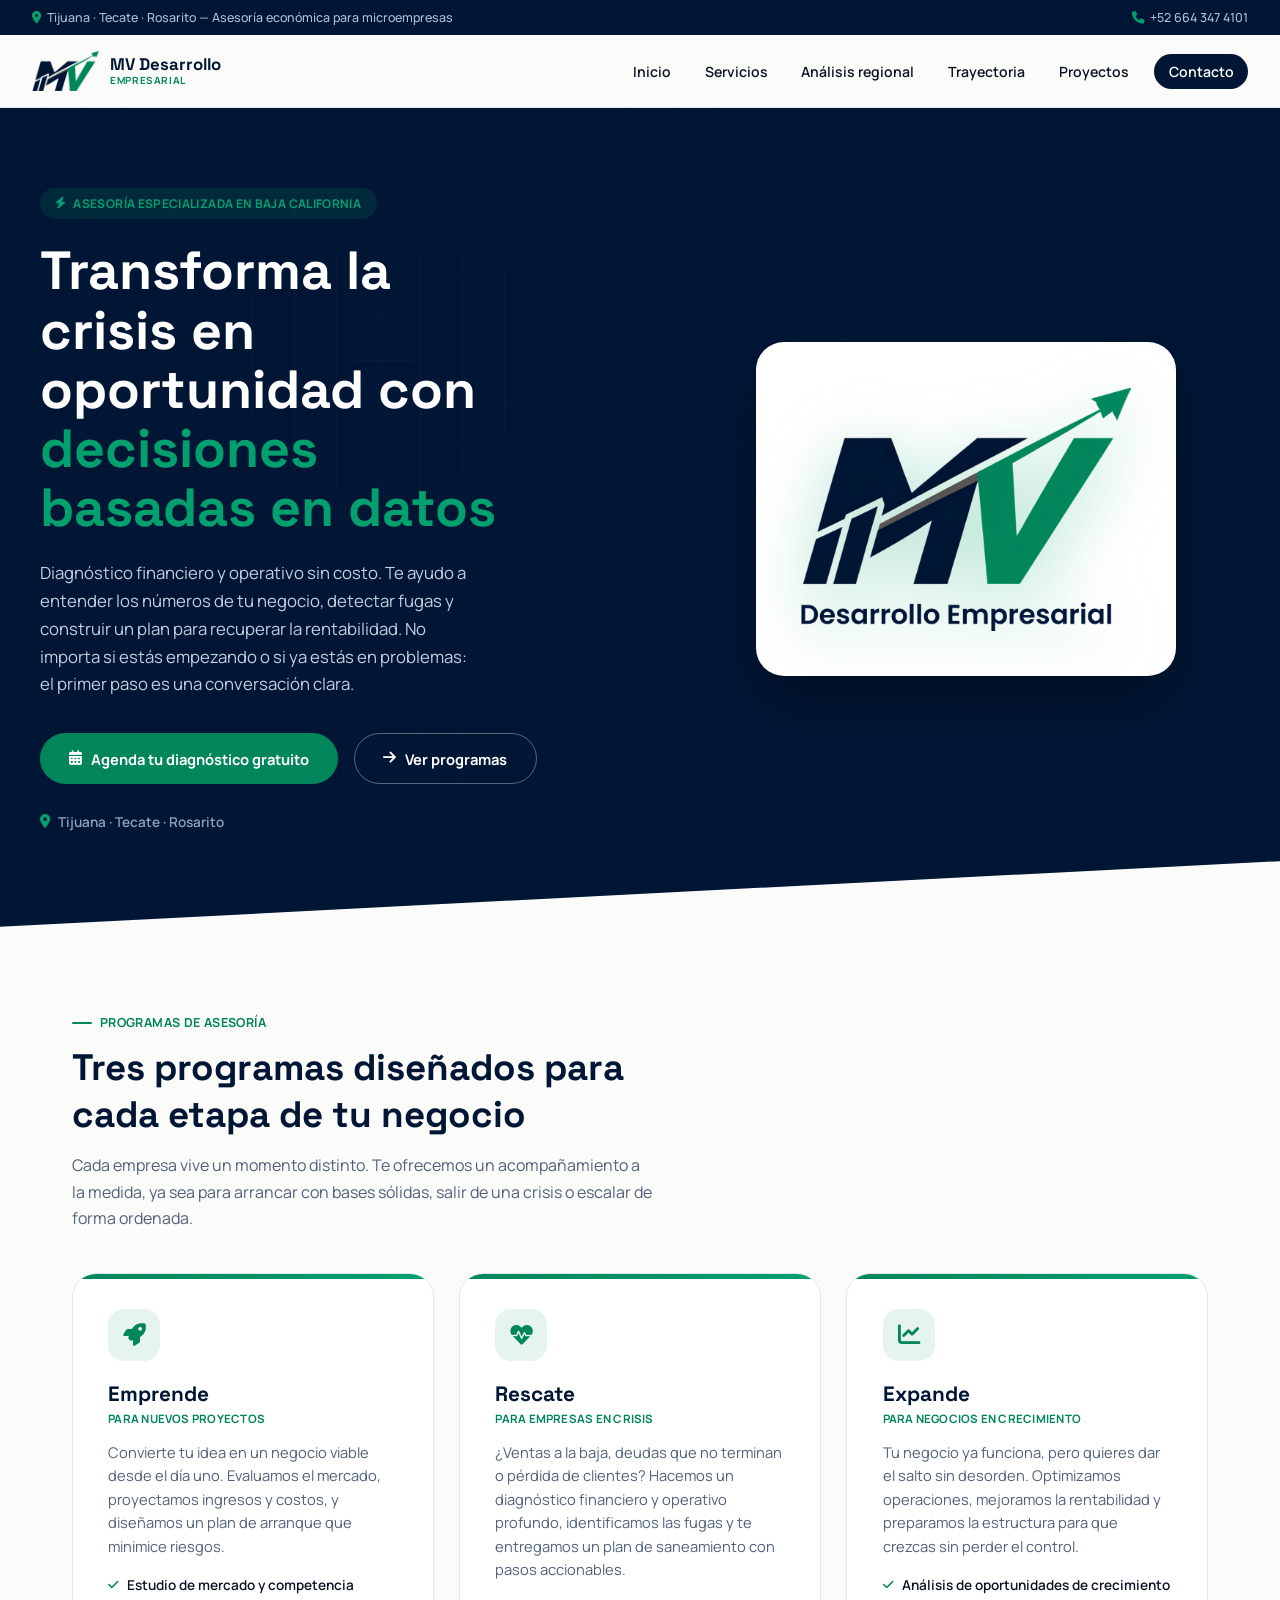
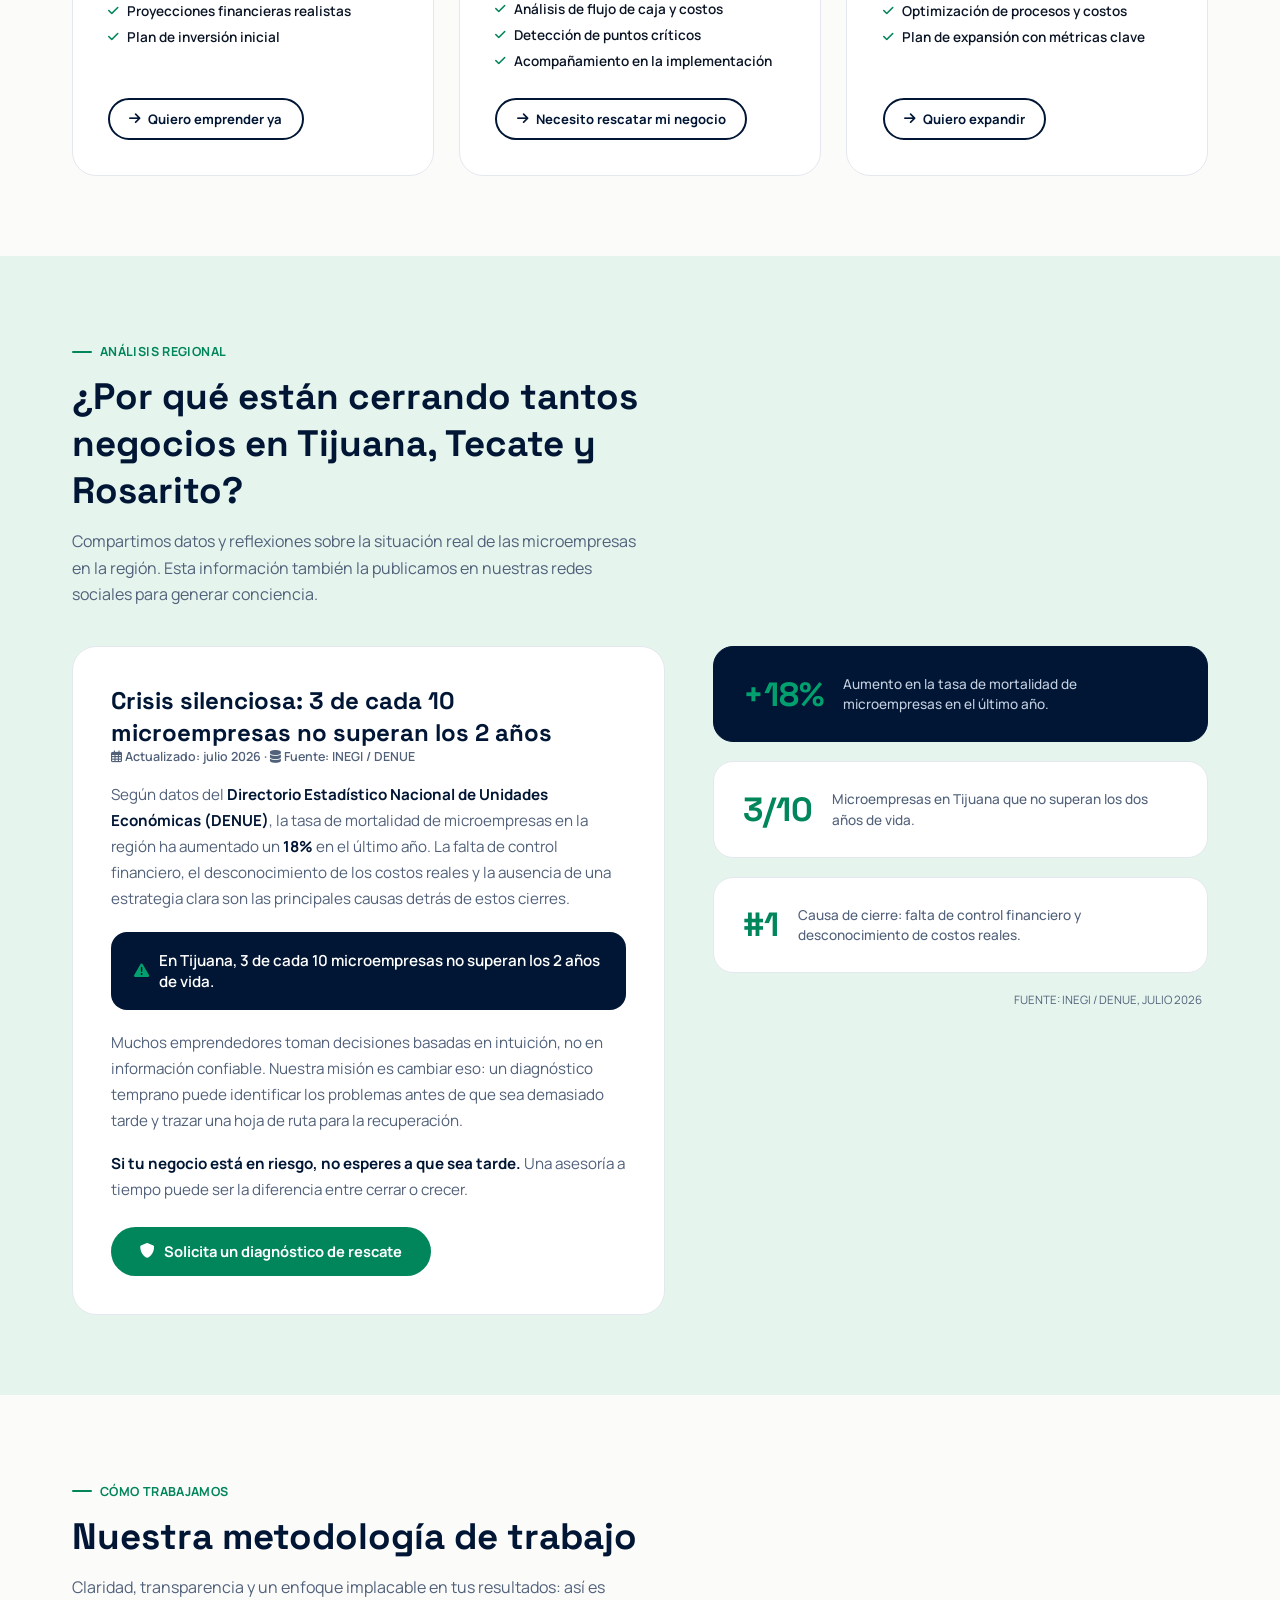
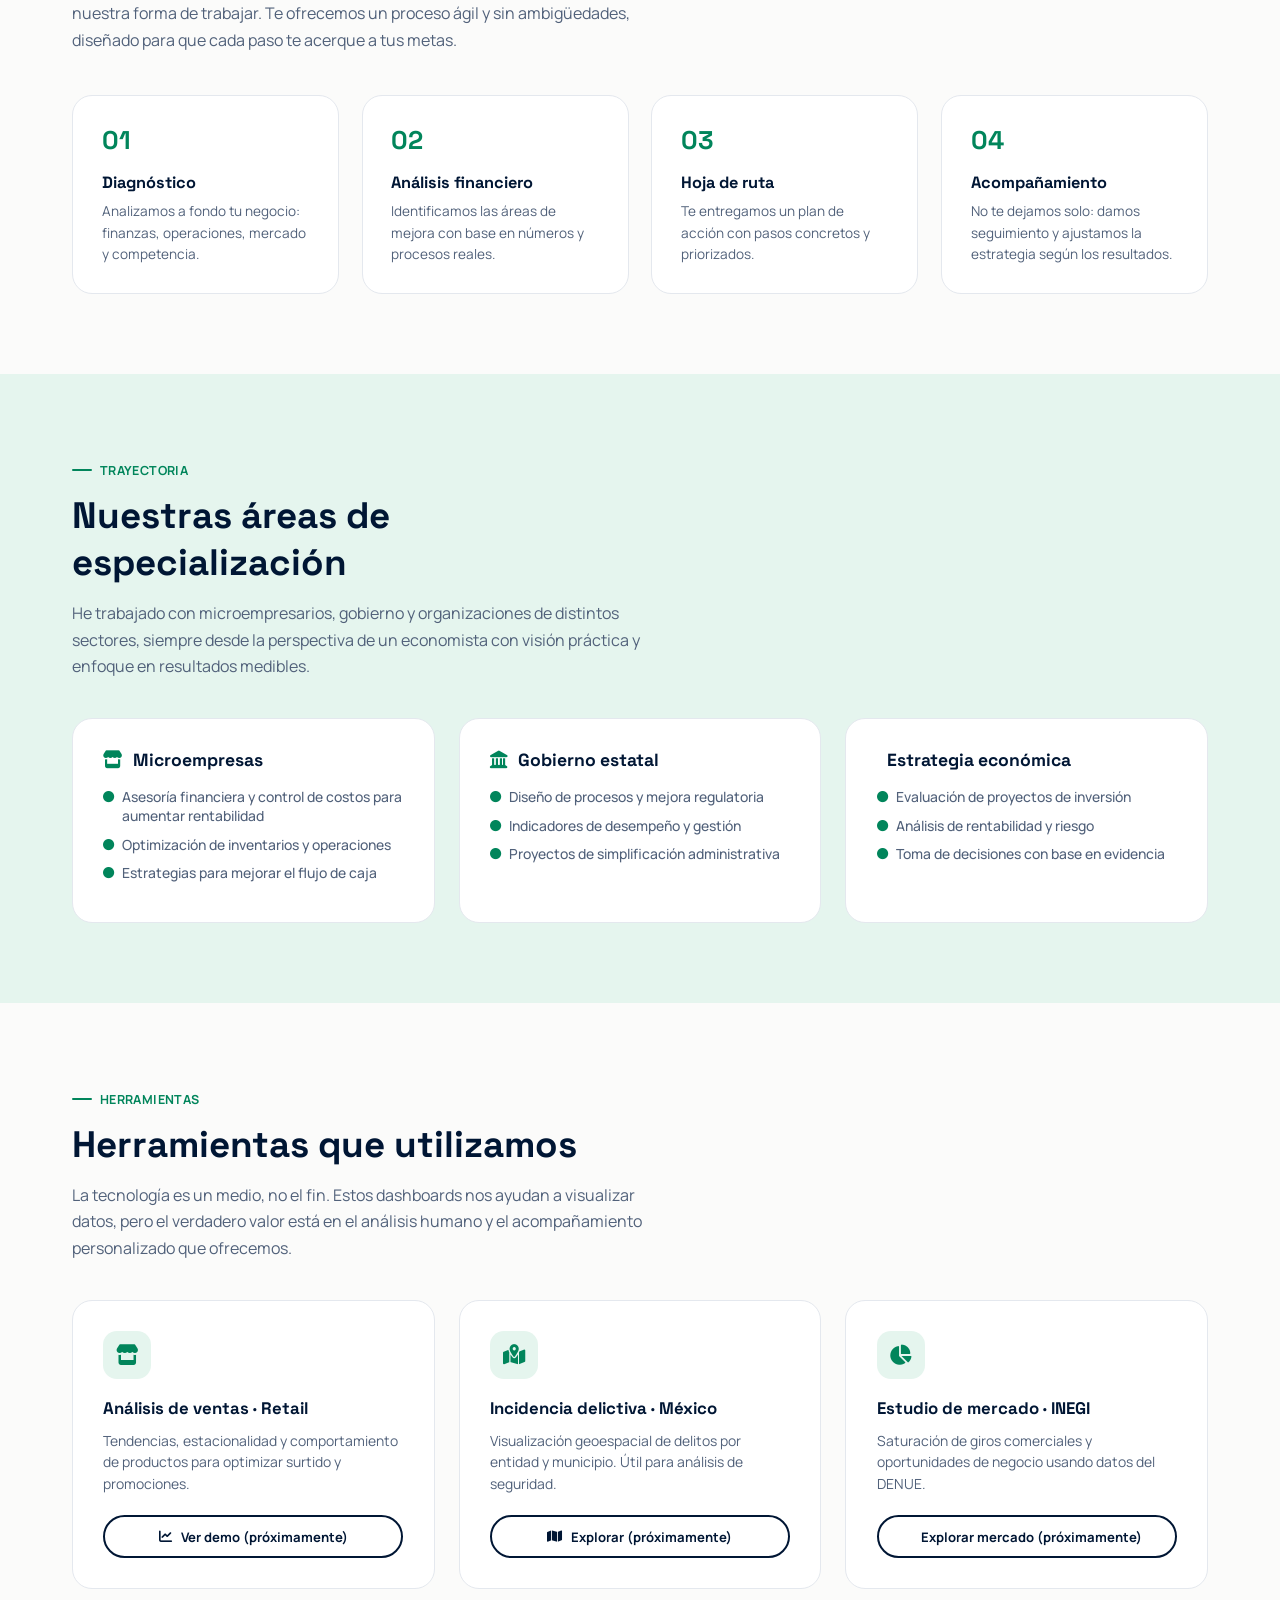
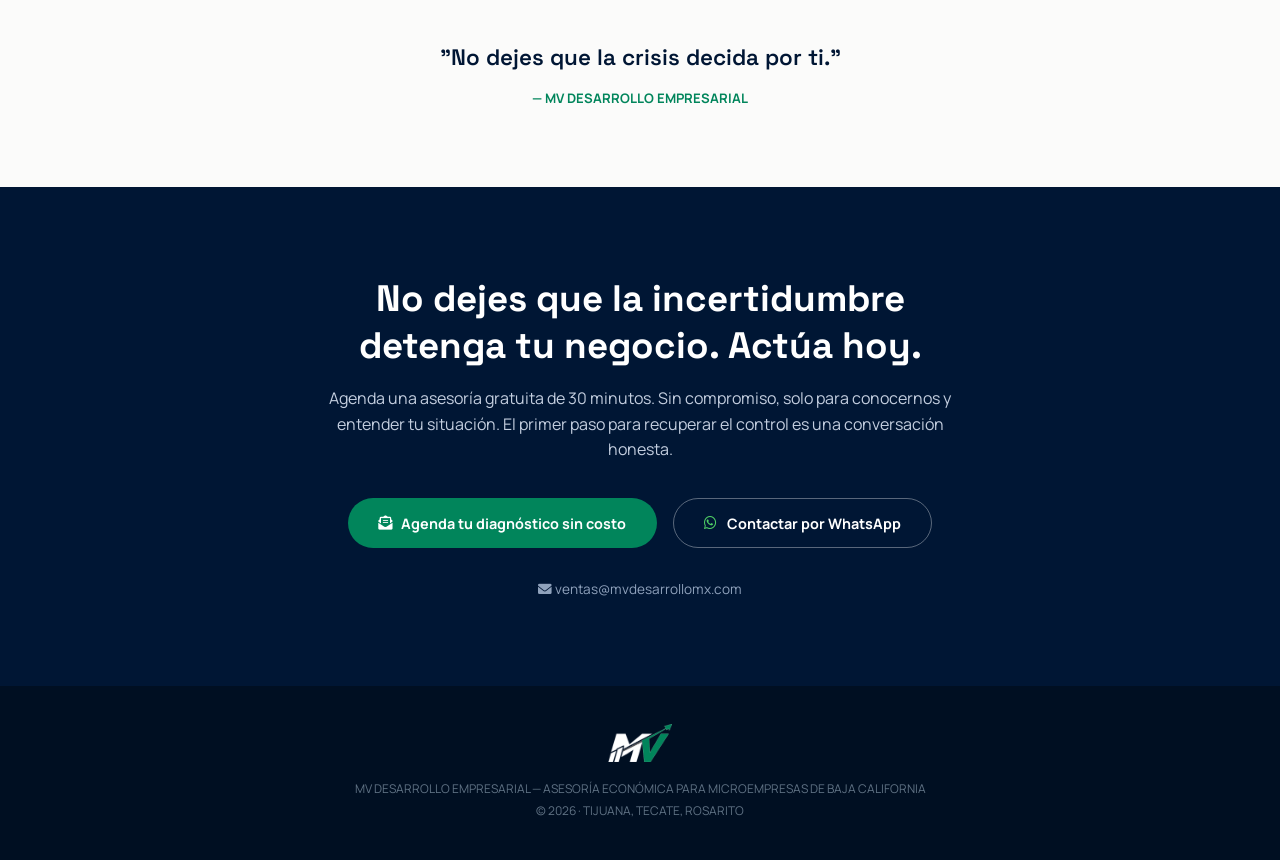
<file: deepseek_html_20260909_cba5ce.html>
<!DOCTYPE html>
<html lang="es-MX">
<head>
  <meta charset="UTF-8" />
  <meta name="viewport" content="width=device-width, initial-scale=1.0, viewport-fit=cover" />

  <!-- ====== SEO TITLE & DESCRIPTION ====== -->
  <title>MV Desarrollo Empresarial | Asesoría Financiera y Operativa para PyMEs en Tijuana</title>
  <meta name="description" content="¿Tu negocio enfrenta problemas financieros u operativos? Te ofrecemos asesoría económica personalizada en Tijuana, Tecate y Rosarito. Diagnóstico sin costo." />
  <meta name="robots" content="index, follow" />
  <link rel="canonical" href="https://mvdesarrollomx.com/" />

  <!-- ====== OPEN GRAPH ====== -->
  <meta property="og:title" content="Asesoría para microempresas en crisis | MV Desarrollo Empresarial" />
  <meta property="og:description" content="Diagnóstico financiero y operativo sin costo. Ayudamos a microempresarios a tomar decisiones estratégicas para rescatar o hacer crecer su negocio." />
  <!-- <meta property="og:image" content="URL_DE_LA_IMAGEN_SOCIAL.jpg" /> -->
  <meta property="og:url" content="https://mvdesarrollomx.com/" />
  <meta property="og:type" content="website" />
  <meta property="og:locale" content="es_MX" />

  <!-- ====== JSON-LD ====== -->
  <script type="application/ld+json">
  {
    "@context": "https://schema.org",
    "@type": "ProfessionalService",
    "name": "MV Desarrollo Empresarial",
    "description": "Asesoría económica, financiera y operativa para microempresas en Tijuana, Tecate y Rosarito.",
    "url": "https://mvdesarrollomx.com/",
    "telephone": "+52-664-347-4101",
    "email": "alfredo.matias@uabc.edu.mx",
    "priceRange": "$$",
    "areaServed": [
      { "@type": "City", "name": "Tijuana" },
      { "@type": "City", "name": "Tecate" },
      { "@type": "City", "name": "Rosarito" }
    ],
    "hasOfferCatalog": {
      "@type": "OfferCatalog",
      "name": "Programas de Asesoría para Microempresarios",
      "itemListElement": [
        { "@type": "Offer", "itemOffered": { "@type": "Service", "name": "Emprende", "description": "Asesoría para nuevos proyectos: viabilidad financiera y plan de acción." } },
        { "@type": "Offer", "itemOffered": { "@type": "Service", "name": "Rescate", "description": "Diagnóstico financiero-operativo y plan de saneamiento para negocios en crisis." } },
        { "@type": "Offer", "itemOffered": { "@type": "Service", "name": "Expande", "description": "Asesoría para escalar operaciones y finanzas de manera ordenada." } }
      ]
    }
  }
  </script>

  <link rel="preconnect" href="https://fonts.googleapis.com">
  <link href="https://fonts.googleapis.com/css2?family=Space+Grotesk:wght@500;600;700&family=Manrope:wght@400;500;600;700;800&display=swap" rel="stylesheet" />
  <link rel="stylesheet" href="https://cdnjs.cloudflare.com/ajax/libs/font-awesome/6.0.0-beta3/css/all.min.css" />

  <style>
    /* (El CSS permanece igual, no lo modifico para no alargar) */
    :root{
      --navy:#001634;
      --navy-2:#052247;
      --green:#01855b;
      --green-2:#02a06e;
      --mint:#e5f5ee;
      --paper:#fbfbfa;
      --ink:#0a1424;
      --slate:#51617a;
      --line:#e4e8ee;
      --display:'Space Grotesk', sans-serif;
      --sans:'Manrope', sans-serif;
    }
    * { margin:0; padding:0; box-sizing:border-box; }
    html{ scroll-behavior:smooth; }
    body{ font-family:var(--sans); background:var(--paper); color:var(--ink); }
    a{ text-decoration:none; color:inherit; }
    ul{ list-style:none; }
    img{ max-width:100%; display:block; }
    button{ font-family:inherit; }
    :focus-visible{ outline:2px solid var(--green); outline-offset:3px; }
    @media (prefers-reduced-motion: reduce){
      *{ animation:none !important; transition-duration:0.001ms !important; }
    }
    .wrap{ max-width:1200px; margin:0 auto; padding:0 2rem; }

    /* ===== TOP BAR ===== */
    .top-bar{
      background:var(--navy);
      color:#aebfd6;
      font-size:0.78rem;
      font-weight:500;
      padding:0.55rem 2rem;
      display:flex;
      justify-content:space-between;
      flex-wrap:wrap;
      gap:0.4rem;
    }
    .top-bar i{ margin-right:6px; color:var(--green-2); }

    /* ===== HEADER ===== */
    .main-header{
      position:sticky; top:0; z-index:100;
      background:rgba(251,251,250,0.9);
      backdrop-filter:blur(10px);
      padding:1rem 2rem;
      display:flex;
      justify-content:space-between;
      align-items:center;
      flex-wrap:wrap;
      gap:1rem;
      border-bottom:1px solid var(--line);
    }
    .logo{ display:flex; align-items:center; gap:0.7rem; }
    .logo img{ height:40px; width:auto; flex-shrink:0; }
    .logo-text{ display:flex; flex-direction:column; line-height:1.15; }
    .logo-text strong{ font-family:var(--display); font-weight:700; font-size:1.05rem; color:var(--navy); }
    .logo-text span{ font-size:0.62rem; font-weight:700; color:var(--green); letter-spacing:0.06em; }
    .nav-links{ display:flex; gap:0.3rem; flex-wrap:wrap; align-items:center; }
    .nav-links a{
      font-weight:600; color:var(--ink); font-size:0.88rem;
      padding:0.5rem 0.9rem; border-radius:100px;
      transition:background 0.15s, color 0.15s;
      cursor:pointer;
    }
    .nav-links a:hover{ background:var(--mint); color:var(--green); }
    .nav-cta{
      background:var(--navy) !important; color:white !important;
      margin-left:0.4rem;
    }
    .nav-cta:hover{ background:var(--green) !important; color:white !important; }

    /* ===== HERO ===== */
    .hero{
      background:var(--navy);
      position:relative;
      overflow:hidden;
      padding:5rem 2rem 6rem;
      clip-path: polygon(0 0, 100% 0, 100% 92%, 0 100%);
    }
    .hero-inner{
      max-width:1200px; margin:0 auto;
      display:grid; grid-template-columns:1.1fr 1fr;
      gap:3rem; align-items:center;
      position:relative; z-index:2;
    }
    .hero .eyebrow{
      display:inline-flex; align-items:center; gap:8px;
      background:rgba(2,160,110,0.14);
      color:var(--green-2);
      font-weight:700; font-size:0.75rem; letter-spacing:0.03em;
      padding:0.45rem 1rem; border-radius:100px;
      margin-bottom:1.4rem;
    }
    .hero h1{
      font-family:var(--display);
      font-weight:700;
      font-size:clamp(2.2rem, 4.2vw, 3.4rem);
      line-height:1.1;
      color:white;
      max-width:14ch;
    }
    .hero h1 .accent{ color:var(--green-2); }
    .hero p{
      margin:1.4rem 0 0;
      color:#c3cedf;
      font-size:1.05rem;
      line-height:1.65;
      max-width:44ch;
    }
    .hero-actions{ display:flex; gap:1rem; flex-wrap:wrap; margin-top:2.2rem; }
    .btn-primary{
      background:var(--green);
      color:white; border:none;
      padding:0.9rem 1.8rem; border-radius:100px;
      font-weight:700; font-size:0.92rem;
      cursor:pointer; display:inline-flex; align-items:center; gap:9px;
      transition:transform 0.15s, background 0.15s;
    }
    .btn-primary:hover{ background:var(--green-2); transform:translateY(-2px); }
    .btn-ghost{
      background:transparent; color:white;
      border:1.5px solid rgba(255,255,255,0.35);
      padding:0.9rem 1.8rem; border-radius:100px;
      font-weight:700; font-size:0.92rem;
      cursor:pointer; display:inline-flex; align-items:center; gap:9px;
      transition:0.15s;
    }
    .btn-ghost:hover{ border-color:white; background:rgba(255,255,255,0.08); }
    .hero-region{ margin-top:1.8rem; display:flex; align-items:center; gap:8px; color:#8fa2bc; font-size:0.85rem; font-weight:600; }
    .hero-region i{ color:var(--green-2); }

    /* ---- visual animado del héroe ---- */
    .hero-visual{ position:relative; z-index:2; display:flex; justify-content:center; align-items:center; }
    .hero-visual .card{
      position:relative;
      background:#ffffff;
      border-radius:28px;
      padding:2.8rem;
      box-shadow:0 30px 60px -20px rgba(0,0,0,0.45);
      width:100%;
      max-width:420px;
      text-align:center;
    }
    .hero-visual .hero-logo{ width:100%; display:block; filter:drop-shadow(0 14px 34px rgba(2,160,110,0.3)); }
    .hero-bg-grid{
      position:absolute; inset:0; z-index:1; opacity:0.5;
      background-image:
        linear-gradient(rgba(255,255,255,0.05) 1px, transparent 1px),
        linear-gradient(90deg, rgba(255,255,255,0.05) 1px, transparent 1px);
      background-size:42px 42px;
      mask-image:radial-gradient(circle at 30% 30%, black, transparent 70%);
    }

    /* ===== SECCIONES ===== */
    .section{ padding:5rem 2rem; max-width:1200px; margin:0 auto; }
    .section-alt{ background:var(--mint); max-width:none; }
    .section-alt > .section-inner{ max-width:1200px; margin:0 auto; }
    .eyebrow-tag{
      display:inline-flex; align-items:center; gap:8px;
      color:var(--green); font-weight:700; font-size:0.78rem; letter-spacing:0.03em;
      margin-bottom:0.8rem;
    }
    .eyebrow-tag::before{ content:''; width:20px; height:2px; background:var(--green); border-radius:2px; }
    .section-title{
      font-family:var(--display); font-weight:700;
      font-size:clamp(1.6rem, 3vw, 2.3rem);
      color:var(--navy); max-width:24ch;
    }
    .section-sub{ color:var(--slate); margin-top:0.9rem; max-width:58ch; line-height:1.65; font-size:1rem; }

    /* ===== SERVICIOS ===== */
    .services-grid{ display:grid; grid-template-columns:repeat(3,1fr); gap:1.6rem; margin-top:2.6rem; }
    .service-card{
      background:white; border-radius:24px; padding:2.2rem;
      border:1px solid var(--line);
      position:relative; overflow:hidden;
      transition:transform 0.2s, box-shadow 0.2s;
      display:flex; flex-direction:column;
    }
    .service-card::before{
      content:''; position:absolute; top:0; left:0; width:100%; height:5px;
      background:linear-gradient(90deg, var(--green), var(--green-2));
    }
    .service-card:hover{ transform:translateY(-6px); box-shadow:0 20px 40px -20px rgba(0,22,52,0.25); }
    .service-card .icon{
      width:52px; height:52px; border-radius:16px;
      background:var(--mint); color:var(--green);
      display:flex; align-items:center; justify-content:center;
      font-size:1.4rem; margin-bottom:1.2rem;
    }
    .service-card h3{ font-family:var(--display); font-weight:700; font-size:1.3rem; color:var(--navy); }
    .service-card .tag{ color:var(--green); font-weight:700; font-size:0.72rem; letter-spacing:0.02em; margin-top:0.3rem; display:block; }
    .service-card p{ color:var(--slate); font-size:0.92rem; line-height:1.6; margin-top:0.9rem; }
    .service-card ul{ margin:1.1rem 0 1.3rem; }
    .service-card ul li{ font-size:0.85rem; color:var(--ink); font-weight:600; margin-bottom:0.5rem; display:flex; gap:8px; align-items:flex-start; }
    .service-card ul li i{ color:var(--green); font-size:0.75rem; margin-top:3px; }
    .btn-outline-sm{
      background:transparent; border:2px solid var(--navy); color:var(--navy);
      padding:0.6rem 1.2rem; border-radius:100px; font-weight:700; font-size:0.82rem;
      cursor:pointer; display:inline-flex; align-items:center; gap:8px;
      margin-top:auto; transition:0.15s; align-self:flex-start;
    }
    .btn-outline-sm:hover{ background:var(--navy); color:white; }

    /* ===== ANÁLISIS REGIONAL ===== */
    .analysis-wrap{ display:grid; grid-template-columns:1.2fr 1fr; gap:3rem; margin-top:2.4rem; align-items:start; }
    .blog-article{ background:white; border-radius:24px; padding:2.4rem; border:1px solid var(--line); }
    .blog-article .meta{ color:var(--slate); font-size:0.78rem; font-weight:600; margin-bottom:1.1rem; display:block; }
    .blog-article h3{ font-family:var(--display); font-size:1.5rem; font-weight:700; color:var(--navy); line-height:1.3; }
    .blog-article p{ line-height:1.7; margin:1.1rem 0; color:var(--slate); font-size:0.95rem; }
    .blog-article strong{ color:var(--navy); }
    .blog-article .highlight-data{
      background:var(--navy); color:white; border-radius:16px;
      padding:1.1rem 1.4rem; font-weight:600; margin:1.3rem 0; font-size:0.95rem;
      display:flex; align-items:center; gap:10px;
    }
    .blog-article .highlight-data i{ color:var(--green-2); }
    .blog-article a.btn-primary{ margin-top:0.4rem; }

    .stat-stack{ display:flex; flex-direction:column; gap:1.2rem; }
    .stat-tile{
      background:white; border:1px solid var(--line); border-radius:20px;
      padding:1.6rem 1.8rem; display:flex; align-items:center; gap:1.2rem;
    }
    .stat-tile .num{ font-family:var(--display); font-weight:700; font-size:2.1rem; color:var(--green); white-space:nowrap; }
    .stat-tile .desc{ font-size:0.85rem; color:var(--slate); line-height:1.5; font-weight:500; }
    .stat-tile.dark{ background:var(--navy); border-color:var(--navy); }
    .stat-tile.dark .num{ color:var(--green-2); }
    .stat-tile.dark .desc{ color:#c3cedf; }
    .stat-source{ font-size:0.72rem; color:var(--slate); text-align:right; padding-right:0.4rem; }

    /* ===== METODOLOGÍA ===== */
    .method-steps{ display:grid; grid-template-columns:repeat(4,1fr); gap:1.4rem; margin-top:2.6rem; }
    .step{ background:white; border-radius:20px; padding:1.8rem; border:1px solid var(--line); position:relative; }
    .step .num{
      font-family:var(--display); font-weight:700; font-size:1.6rem; color:var(--green);
      margin-bottom:1rem; display:block;
    }
    .step h4{ font-family:var(--display); font-weight:700; font-size:1.02rem; margin-bottom:0.5rem; color:var(--navy); }
    .step p{ font-size:0.85rem; color:var(--slate); line-height:1.55; }

    /* ===== EXPERIENCIA ===== */
    .exp-grid{ display:grid; grid-template-columns:repeat(3,1fr); gap:1.5rem; margin-top:2.4rem; }
    .exp-item{ background:white; border-radius:20px; padding:1.9rem; border:1px solid var(--line); }
    .exp-item h3{ font-family:var(--display); font-weight:700; font-size:1.1rem; margin-bottom:1rem; display:flex; gap:10px; align-items:center; color:var(--navy); }
    .exp-item h3 i{ color:var(--green); }
    .exp-item li{ font-size:0.87rem; color:var(--slate); margin-bottom:0.6rem; display:flex; gap:8px; font-weight:500; }
    .exp-item li i{ color:var(--green); margin-top:4px; font-size:0.7rem; }

    /* ===== DASHBOARDS ===== */
    .dashboard-grid{ display:grid; grid-template-columns:repeat(3,1fr); gap:1.5rem; margin-top:2.4rem; }
    .dashboard-card{ background:white; border-radius:20px; border:1px solid var(--line); padding:1.9rem; display:flex; flex-direction:column; transition:0.2s; }
    .dashboard-card:hover{ box-shadow:0 16px 32px -18px rgba(0,22,52,0.2); transform:translateY(-4px); }
    .dashboard-card .dash-icon{ width:48px; height:48px; border-radius:14px; background:var(--mint); color:var(--green); display:flex; align-items:center; justify-content:center; font-size:1.25rem; margin-bottom:1.1rem; }
    .dashboard-card h3{ font-family:var(--display); font-weight:700; font-size:1.05rem; color:var(--navy); }
    .dashboard-card p{ font-size:0.87rem; color:var(--slate); margin:0.7rem 0 1.3rem; flex-grow:1; line-height:1.55; }
    .btn-outline{
      background:transparent; border:2px solid var(--navy); color:var(--navy);
      padding:0.65rem 1rem; border-radius:100px; font-weight:700; font-size:0.82rem;
      cursor:pointer; width:100%; transition:0.15s;
      display:flex; align-items:center; justify-content:center; gap:9px;
    }
    .btn-outline:hover{ background:var(--navy); color:white; }

    .testimonial-simple{ max-width:760px; margin:3.2rem auto 0; text-align:center; }
    .testimonial-simple p{ font-family:var(--display); font-size:1.4rem; font-weight:600; color:var(--navy); line-height:1.5; }
    .testimonial-simple .author{ margin-top:0.9rem; font-size:0.82rem; color:var(--green); font-weight:700; }

    /* ===== CTA FINAL ===== */
    .cta-dark{
      background:var(--navy); color:white; text-align:center; max-width:none;
      padding:5.5rem 2rem; position:relative; overflow:hidden;
    }
    .cta-dark .inner{ max-width:640px; margin:0 auto; position:relative; z-index:2; }
    .cta-dark h2{ font-family:var(--display); font-weight:700; font-size:clamp(1.7rem,3vw,2.3rem); }
    .cta-dark p{ margin:1.1rem 0 0; color:#c3cedf; line-height:1.6; }
    .cta-actions{ display:flex; flex-wrap:wrap; gap:1rem; justify-content:center; margin-top:2.2rem; }
    .btn-light{ background:var(--green); color:white; border:none; padding:0.9rem 1.9rem; border-radius:100px; font-weight:700; cursor:pointer; display:inline-flex; align-items:center; gap:9px; font-size:0.9rem; transition:0.15s; }
    .btn-light:hover{ background:var(--green-2); transform:translateY(-2px); }
    .btn-whatsapp{
      background:transparent; color:white; border:1.5px solid rgba(255,255,255,0.35);
      padding:0.9rem 1.9rem; border-radius:100px; font-weight:700; font-size:0.9rem;
      cursor:pointer; display:inline-flex; align-items:center; gap:10px; transition:0.15s;
    }
    .btn-whatsapp i{ color:#4fd166; }
    .btn-whatsapp:hover{ border-color:white; background:rgba(255,255,255,0.08); }
    .cta-dark .contact-email{ margin-top:2rem; font-size:0.85rem; color:#8fa2bc; }

    /* ===== FOOTER ===== */
    .footer{ background:#000f22; padding:2.4rem 2rem; text-align:center; }
    .footer-logo{ margin:0 auto 1rem; height:38px; width:auto; display:block; }
    .footer p{ font-size:0.75rem; color:#5f7284; line-height:1.8; }

    /* ===== MODAL ===== */
    .modal{ display:none; position:fixed; inset:0; background:rgba(0,22,52,0.85); justify-content:center; align-items:center; z-index:1000; padding:1rem; }
    .modal-content{ background:white; max-width:400px; border-radius:24px; padding:2.2rem; text-align:center; }
    .modal-content h3{ font-family:var(--display); font-weight:700; color:var(--navy); }
    .modal-content p{ color:var(--slate); font-size:0.9rem; margin-top:0.6rem; line-height:1.55; }
    .close-modal{ margin-top:1.2rem; background:var(--navy); color:white; border:none; padding:0.65rem 1.6rem; border-radius:100px; cursor:pointer; font-weight:700; font-size:0.85rem; }

    @media (max-width: 980px){
      .hero-inner{ grid-template-columns:1fr; }
      .hero-visual{ order:-1; max-width:340px; margin:0 auto; }
      .analysis-wrap{ grid-template-columns:1fr; }
      .services-grid{ grid-template-columns:1fr; }
      .method-steps{ grid-template-columns:repeat(2,1fr); }
      .exp-grid{ grid-template-columns:1fr; }
      .dashboard-grid{ grid-template-columns:1fr; }
    }
    @media (max-width:600px){
      .method-steps{ grid-template-columns:1fr; }
      .nav-links{ display:none; }
    }
  </style>
</head>
<body>
<div class="site">

  <!-- TOP BAR -->
  <div class="top-bar">
    <div><i class="fas fa-location-dot"></i>Tijuana · Tecate · Rosarito — Asesoría económica para microempresas</div>
    <div><i class="fas fa-phone"></i>+52 664 347 4101</div>
  </div>

  <!-- HEADER -->
  <header class="main-header">
    <div class="logo">
      <img src="logo-icon.png" alt="MV Desarrollo Empresarial" />
      <div class="logo-text">
        <strong>MV Desarrollo</strong>
        <span>EMPRESARIAL</span>
      </div>
    </div>
    <nav>
      <ul class="nav-links">
        <li><a data-section="inicio">Inicio</a></li>
        <li><a data-section="servicios">Servicios</a></li>
        <li><a data-section="analisis-regional">Análisis regional</a></li>
        <li><a data-section="experiencia">Trayectoria</a></li>
        <li><a data-section="dashboards">Proyectos</a></li>
        <li><a data-section="contacto" class="nav-cta">Contacto</a></li>
      </ul>
    </nav>
  </header>

  <!-- ===== HERO (MEJORADO) ===== -->
  <section id="inicio" class="hero">
    <div class="hero-bg-grid"></div>
    <div class="hero-inner">
      <div class="hero-text">
        <div class="eyebrow"><i class="fas fa-bolt"></i> ASESORÍA ESPECIALIZADA EN BAJA CALIFORNIA</div>
        <!-- MEJORA: Título más enfocado en crisis + datos -->
        <h1>Transforma la crisis en oportunidad con <span class="accent">decisiones basadas en datos</span></h1>
        <!-- MEJORA: Texto más directo y con llamado a la acción implícito -->
        <p>Diagnóstico financiero y operativo sin costo. Te ayudo a entender los números de tu negocio, detectar fugas y construir un plan para recuperar la rentabilidad. No importa si estás empezando o si ya estás en problemas: el primer paso es una conversación clara.</p>
        <div class="hero-actions">
          <a class="btn-primary" href="#contacto"><i class="fas fa-calendar-alt"></i> Agenda tu diagnóstico gratuito</a>
          <a class="btn-ghost" href="#servicios"><i class="fas fa-arrow-right"></i> Ver programas</a>
        </div>
        <div class="hero-region"><i class="fas fa-location-dot"></i> Tijuana · Tecate · Rosarito</div>
      </div>

      <div class="hero-visual">
        <div class="card">
          <img class="hero-logo" src="logo-full.png" alt="MV Desarrollo Empresarial" />
        </div>
      </div>
    </div>
  </section>

  <!-- ===== SERVICIOS (MEJORADO) ===== -->
  <section id="servicios" class="section">
    <div class="eyebrow-tag">PROGRAMAS DE ASESORÍA</div>
    <!-- MEJORA: Título más claro -->
    <h2 class="section-title">Tres programas diseñados para cada etapa de tu negocio</h2>
    <p class="section-sub">Cada empresa vive un momento distinto. Te ofrecemos un acompañamiento a la medida, ya sea para arrancar con bases sólidas, salir de una crisis o escalar de forma ordenada.</p>

    <div class="services-grid">
      <article class="service-card">
        <div class="icon"><i class="fas fa-rocket"></i></div>
        <h3>Emprende</h3>
        <span class="tag">PARA NUEVOS PROYECTOS</span>
        <!-- MEJORA: Énfasis en resultados concretos -->
        <p>Convierte tu idea en un negocio viable desde el día uno. Evaluamos el mercado, proyectamos ingresos y costos, y diseñamos un plan de arranque que minimice riesgos.</p>
        <ul>
          <li><i class="fas fa-check"></i> Estudio de mercado y competencia</li>
          <li><i class="fas fa-check"></i> Proyecciones financieras realistas</li>
          <li><i class="fas fa-check"></i> Plan de inversión inicial</li>
        </ul>
        <a href="#contacto" class="btn-outline-sm"><i class="fas fa-arrow-right"></i> Quiero emprender ya</a>
      </article>

      <article class="service-card">
        <div class="icon"><i class="fas fa-heart-pulse"></i></div>
        <h3>Rescate</h3>
        <span class="tag">PARA EMPRESAS EN CRISIS</span>
        <!-- MEJORA: Lenguaje más empático y orientado a solución -->
        <p>¿Ventas a la baja, deudas que no terminan o pérdida de clientes? Hacemos un diagnóstico financiero y operativo profundo, identificamos las fugas y te entregamos un plan de saneamiento con pasos accionables.</p>
        <ul>
          <li><i class="fas fa-check"></i> Análisis de flujo de caja y costos</li>
          <li><i class="fas fa-check"></i> Detección de puntos críticos</li>
          <li><i class="fas fa-check"></i> Acompañamiento en la implementación</li>
        </ul>
        <a href="#contacto" class="btn-outline-sm"><i class="fas fa-arrow-right"></i> Necesito rescatar mi negocio</a>
      </article>

      <article class="service-card">
        <div class="icon"><i class="fas fa-chart-line"></i></div>
        <h3>Expande</h3>
        <span class="tag">PARA NEGOCIOS EN CRECIMIENTO</span>
        <!-- MEJORA: Más enfoque en crecimiento ordenado -->
        <p>Tu negocio ya funciona, pero quieres dar el salto sin desorden. Optimizamos operaciones, mejoramos la rentabilidad y preparamos la estructura para que crezcas sin perder el control.</p>
        <ul>
          <li><i class="fas fa-check"></i> Análisis de oportunidades de crecimiento</li>
          <li><i class="fas fa-check"></i> Optimización de procesos y costos</li>
          <li><i class="fas fa-check"></i> Plan de expansión con métricas clave</li>
        </ul>
        <a href="#contacto" class="btn-outline-sm"><i class="fas fa-arrow-right"></i> Quiero expandir</a>
      </article>
    </div>
  </section>

  <!-- ===== ANÁLISIS REGIONAL (MEJORADO) ===== -->
  <section id="analisis-regional" class="section-alt">
    <div class="section-inner section">
      <div class="eyebrow-tag">ANÁLISIS REGIONAL</div>
      <!-- MEJORA: Título más atractivo -->
      <h2 class="section-title">¿Por qué están cerrando tantos negocios en Tijuana, Tecate y Rosarito?</h2>
      <p class="section-sub">Compartimos datos y reflexiones sobre la situación real de las microempresas en la región. Esta información también la publicamos en nuestras redes sociales para generar conciencia.</p>

      <div class="analysis-wrap">
        <article class="blog-article" itemscope itemtype="https://schema.org/Article">
          <h3 itemprop="headline">Crisis silenciosa: 3 de cada 10 microempresas no superan los 2 años</h3>
          <span class="meta"><i class="far fa-calendar-alt"></i> Actualizado: julio 2026 · <i class="fas fa-database"></i> Fuente: INEGI / DENUE</span>

          <p>Según datos del <strong>Directorio Estadístico Nacional de Unidades Económicas (DENUE)</strong>, la tasa de mortalidad de microempresas en la región ha aumentado un <strong>18%</strong> en el último año. La falta de control financiero, el desconocimiento de los costos reales y la ausencia de una estrategia clara son las principales causas detrás de estos cierres.</p>

          <div class="highlight-data"><i class="fas fa-triangle-exclamation"></i> En Tijuana, 3 de cada 10 microempresas no superan los 2 años de vida.</div>

          <p>Muchos emprendedores toman decisiones basadas en intuición, no en información confiable. Nuestra misión es cambiar eso: un diagnóstico temprano puede identificar los problemas antes de que sea demasiado tarde y trazar una hoja de ruta para la recuperación.</p>

          <!-- MEJORA: Frase de cierre más contundente -->
          <p><strong>Si tu negocio está en riesgo, no esperes a que sea tarde.</strong> Una asesoría a tiempo puede ser la diferencia entre cerrar o crecer.</p>

          <a href="#contacto" class="btn-primary"><i class="fas fa-shield-alt"></i> Solicita un diagnóstico de rescate</a>
        </article>

        <div class="stat-stack">
          <div class="stat-tile dark">
            <div class="num">+18%</div>
            <div class="desc">Aumento en la tasa de mortalidad de microempresas en el último año.</div>
          </div>
          <div class="stat-tile">
            <div class="num">3/10</div>
            <div class="desc">Microempresas en Tijuana que no superan los dos años de vida.</div>
          </div>
          <div class="stat-tile">
            <div class="num">#1</div>
            <div class="desc">Causa de cierre: falta de control financiero y desconocimiento de costos reales.</div>
          </div>
          <div class="stat-source">FUENTE: INEGI / DENUE, JULIO 2026</div>
        </div>
      </div>
    </div>
  </section>

  <!-- ===== METODOLOGÍA (ya mejorada, solo pequeños ajustes de fluidez) ===== -->
  <section id="metodologia" class="section">
    <div class="eyebrow-tag">CÓMO TRABAJAMOS</div>
    <h2 class="section-title">Nuestra metodología de trabajo</h2>
    <p class="section-sub">Claridad, transparencia y un enfoque implacable en tus resultados: así es nuestra forma de trabajar. Te ofrecemos un proceso ágil y sin ambigüedades, diseñado para que cada paso te acerque a tus metas.</p>
    <div class="method-steps">
      <div class="step"><span class="num">01</span><h4>Diagnóstico</h4><p>Analizamos a fondo tu negocio: finanzas, operaciones, mercado y competencia.</p></div>
      <div class="step"><span class="num">02</span><h4>Análisis financiero</h4><p>Identificamos las áreas de mejora con base en números y procesos reales.</p></div>
      <div class="step"><span class="num">03</span><h4>Hoja de ruta</h4><p>Te entregamos un plan de acción con pasos concretos y priorizados.</p></div>
      <div class="step"><span class="num">04</span><h4>Acompañamiento</h4><p>No te dejamos solo: damos seguimiento y ajustamos la estrategia según los resultados.</p></div>
    </div>
  </section>

  <!-- ===== EXPERIENCIA (MEJORADO) ===== -->
  <section id="experiencia" class="section-alt">
    <div class="section-inner section">
      <div class="eyebrow-tag">TRAYECTORIA</div>
      <!-- MEJORA: Título más directo -->
      <h2 class="section-title">Nuestras áreas de especialización</h2>
      <p class="section-sub">He trabajado con microempresarios, gobierno y organizaciones de distintos sectores, siempre desde la perspectiva de un economista con visión práctica y enfoque en resultados medibles.</p>
      <div class="exp-grid">
        <div class="exp-item">
          <h3><i class="fas fa-store"></i> Microempresas</h3>
          <ul>
            <li><i class="fas fa-circle"></i> Asesoría financiera y control de costos para aumentar rentabilidad</li>
            <li><i class="fas fa-circle"></i> Optimización de inventarios y operaciones</li>
            <li><i class="fas fa-circle"></i> Estrategias para mejorar el flujo de caja</li>
          </ul>
        </div>
        <div class="exp-item">
          <h3><i class="fas fa-landmark"></i> Gobierno estatal</h3>
          <ul>
            <li><i class="fas fa-circle"></i> Diseño de procesos y mejora regulatoria</li>
            <li><i class="fas fa-circle"></i> Indicadores de desempeño y gestión</li>
            <li><i class="fas fa-circle"></i> Proyectos de simplificación administrativa</li>
          </ul>
        </div>
        <div class="exp-item">
          <h3><i class="fas fa-chart-simple"></i> Estrategia económica</h3>
          <ul>
            <li><i class="fas fa-circle"></i> Evaluación de proyectos de inversión</li>
            <li><i class="fas fa-circle"></i> Análisis de rentabilidad y riesgo</li>
            <li><i class="fas fa-circle"></i> Toma de decisiones con base en evidencia</li>
          </ul>
        </div>
      </div>
    </div>
  </section>

  <!-- ===== DASHBOARDS / PROYECTOS (MEJORADO) ===== -->
  <section id="dashboards" class="section">
    <div class="eyebrow-tag">HERRAMIENTAS</div>
    <h2 class="section-title">Herramientas que utilizamos</h2>
    <!-- MEJORA: Explicación de que son un medio, no el fin -->
    <p class="section-sub">La tecnología es un medio, no el fin. Estos dashboards nos ayudan a visualizar datos, pero el verdadero valor está en el análisis humano y el acompañamiento personalizado que ofrecemos.</p>
    <div class="dashboard-grid">
      <div class="dashboard-card">
        <div class="dash-icon"><i class="fas fa-store"></i></div>
        <h3>Análisis de ventas · Retail</h3>
        <p>Tendencias, estacionalidad y comportamiento de productos para optimizar surtido y promociones.</p>
        <button class="btn-outline dashboard-placeholder"><i class="fas fa-chart-line"></i> Ver demo (próximamente)</button>
      </div>
      <div class="dashboard-card">
        <div class="dash-icon"><i class="fas fa-map-marked-alt"></i></div>
        <h3>Incidencia delictiva · México</h3>
        <p>Visualización geoespacial de delitos por entidad y municipio. Útil para análisis de seguridad.</p>
        <button class="btn-outline dashboard-placeholder"><i class="fas fa-map"></i> Explorar (próximamente)</button>
      </div>
      <div class="dashboard-card">
        <div class="dash-icon"><i class="fas fa-chart-pie"></i></div>
        <h3>Estudio de mercado · INEGI</h3>
        <p>Saturación de giros comerciales y oportunidades de negocio usando datos del DENUE.</p>
        <button class="btn-outline dashboard-placeholder"><i class="fas fa-chart-simple"></i> Explorar mercado (próximamente)</button>
      </div>
    </div>
    <div class="testimonial-simple">
      <p>"No dejes que la crisis decida por ti."</p>
      <div class="author">— MV DESARROLLO EMPRESARIAL</div>
    </div>
  </section>

  <!-- ===== CONTACTO (MEJORADO) ===== -->
  <section id="contacto" class="cta-dark">
    <div class="inner">
      <!-- MEJORA: Título más urgente y emocional -->
      <h2>No dejes que la incertidumbre detenga tu negocio. Actúa hoy.</h2>
      <p>Agenda una asesoría gratuita de 30 minutos. Sin compromiso, solo para conocernos y entender tu situación. El primer paso para recuperar el control es una conversación honesta.</p>
      <div class="cta-actions">
        <!-- MEJORA: Texto del botón más claro -->
        <a class="btn-light" href="https://docs.google.com/forms/d/e/1FAIpQLScHEDbeNIbyEvl_tKu0rZnThoKCTf6uBNDmBncY0P4zo2Hojg/viewform?pli=1" target="_blank">
          <i class="fas fa-envelope-open-text"></i> Agenda tu diagnóstico sin costo
        </a>
        <a class="btn-whatsapp" href="https://wa.me/526643474101?text=Hola%2C%20me%20interesa%20recibir%20asesor%C3%ADa%20para%20mi%20negocio" target="_blank">
          <i class="fab fa-whatsapp"></i> Contactar por WhatsApp
        </a>
      </div>
      <div class="contact-email"><i class="fas fa-envelope"></i> ventas@mvdesarrollomx.com</div>
    </div>
  </section>

  <!-- FOOTER -->
  <footer class="footer">
    <img class="footer-logo" src="logo-icon-light.png" alt="MV Desarrollo Empresarial" />
    <p>MV DESARROLLO EMPRESARIAL — ASESORÍA ECONÓMICA PARA MICROEMPRESAS DE BAJA CALIFORNIA</p>
    <p>© 2026 · TIJUANA, TECATE, ROSARITO</p>
  </footer>
</div>

<!-- MODAL -->
<div id="modal" class="modal">
  <div class="modal-content">
    <i class="fas fa-chart-line" style="font-size: 1.8rem; color:var(--green);"></i>
    <h3 style="margin: 1rem 0 0;">Proyecto en desarrollo</h3>
    <p>Este dashboard estará disponible próximamente. Contáctanos para conocer más sobre nuestras herramientas de diagnóstico.</p>
    <button class="close-modal">Cerrar</button>
  </div>
</div>

<script>
  document.querySelectorAll('.nav-links a[data-section]').forEach(link => {
    link.addEventListener('click', (e) => {
      e.preventDefault();
      const sec = link.getAttribute('data-section');
      const target = document.getElementById(sec);
      if (target) target.scrollIntoView({ behavior: 'smooth', block: 'start' });
    });
  });

  const modal = document.getElementById('modal');
  const closeModalBtn = document.querySelector('.close-modal');
  document.querySelectorAll('.dashboard-placeholder').forEach(btn => {
    btn.addEventListener('click', (e) => {
      e.preventDefault();
      modal.style.display = 'flex';
    });
  });
  closeModalBtn.addEventListener('click', () => modal.style.display = 'none');
  window.addEventListener('click', (e) => {
    if (e.target === modal) modal.style.display = 'none';
  });
</script>
</body>
</html>
</file>
<file: styles.css>
:root{
      --navy:#001634;
      --navy-2:#052247;
      --green:#01855b;
      --green-2:#02a06e;
      --mint:#e5f5ee;
      --paper:#fbfbfa;
      --ink:#0a1424;
      --slate:#51617a;
      --line:#e4e8ee;
      --display:'Space Grotesk', sans-serif;
      --sans:'Manrope', sans-serif;
      --topbar-h:38px;
      --header-h:80px;
    }
    * { margin:0; padding:0; box-sizing:border-box; }
    html{ scroll-snap-type:y proximity; }
    body{ font-family:var(--sans); background:var(--paper); color:var(--ink); }
    a{ text-decoration:none; color:inherit; }
    ul{ list-style:none; }
    img{ max-width:100%; display:block; }
    button{ font-family:inherit; }
    :focus-visible{ outline:2px solid var(--green); outline-offset:3px; }
    @media (prefers-reduced-motion: reduce){
      *{ animation:none !important; transition-duration:0.001ms !important; }
    }
    .wrap{ max-width:1200px; margin:0 auto; padding:0 2rem; }

    /* ===== TOP BAR ===== */
    .top-bar{
      background:var(--navy);
      color:#aebfd6;
      font-size:0.78rem;
      font-weight:500;
      padding:0.55rem 2rem;
      display:flex;
      justify-content:space-between;
      flex-wrap:wrap;
      gap:0.4rem;
    }
    .top-bar i{ margin-right:6px; color:var(--green-2); }

    /* ===== HEADER ===== */
    .main-header{
      position:sticky; top:0; z-index:100;
      background:rgba(251,251,250,0.9);
      backdrop-filter:blur(10px);
      padding:1rem 2rem;
      display:flex;
      justify-content:space-between;
      align-items:center;
      flex-wrap:wrap;
      gap:1rem;
      border-bottom:1px solid var(--line);
    }
    .logo{ display:flex; align-items:center; gap:0.7rem; }
    .logo img{ height:40px; width:auto; flex-shrink:0; }
    .logo-text{ display:flex; flex-direction:column; line-height:1.15; }
    .logo-text strong{ font-family:var(--display); font-weight:700; font-size:1.05rem; color:var(--navy); }
    .logo-text span{ font-size:0.62rem; font-weight:700; color:var(--green); letter-spacing:0.06em; }
    .nav-links{ display:flex; gap:0.3rem; flex-wrap:wrap; align-items:center; }
    .nav-links a{
      font-weight:600; color:var(--ink); font-size:0.88rem;
      padding:0.5rem 0.9rem; border-radius:100px;
      transition:background 0.15s, color 0.15s;
      cursor:pointer;
    }
    .nav-links a:hover{ background:var(--mint); color:var(--green); }
    .nav-cta{
      background:var(--navy) !important; color:white !important;
      margin-left:0.4rem;
    }
    .nav-cta:hover{ background:var(--green) !important; color:white !important; }

    /* ===== HERO ===== */
    .hero{
      background:var(--navy);
      position:relative;
      overflow:hidden;
      padding:clamp(2.2rem, 6vh, 5rem) 2rem clamp(2.6rem, 7vh, 6rem);
      min-height:100vh;
      min-height:calc(100svh - var(--topbar-h) - var(--header-h));
      display:flex; align-items:center;
    }
    .hero-inner{
      max-width:1200px; margin:0 auto;
      width:100%;
      display:grid; grid-template-columns:1.1fr 1fr;
      gap:3rem; align-items:center;
      position:relative; z-index:2;
    }
    .hero .eyebrow{
      display:inline-flex; align-items:center; gap:8px;
      background:rgba(2,160,110,0.14);
      color:var(--green-2);
      font-weight:700; font-size:0.75rem; letter-spacing:0.03em;
      padding:0.45rem 1rem; border-radius:100px;
      margin-bottom:1.4rem;
    }
    .hero h1{
      font-family:var(--display);
      font-weight:700;
      font-size:clamp(2rem, 3.8vw, 3rem);
      line-height:1.15;
      color:white;
      max-width:28ch;
    }
    .hero h1 .accent{ color:var(--green-2); }
    .hero p{
      margin:1.4rem 0 0;
      color:#c3cedf;
      font-size:1.05rem;
      line-height:1.65;
      max-width:62ch; /* Antes era 44ch, ahora ocupa más horizontal */
    }
    .hero-actions{ display:flex; gap:1rem; flex-wrap:wrap; margin-top:2.2rem; }
    .btn-primary{
      background:var(--green);
      color:white; border:none;
      padding:0.9rem 1.8rem; border-radius:100px;
      font-weight:700; font-size:0.92rem;
      cursor:pointer; display:inline-flex; align-items:center; gap:9px;
      transition:transform 0.15s, background 0.15s;
    }
    .btn-primary:hover{ background:var(--green-2); transform:translateY(-2px); }
    .btn-ghost{
      background:transparent; color:white;
      border:1.5px solid rgba(255,255,255,0.35);
      padding:0.9rem 1.8rem; border-radius:100px;
      font-weight:700; font-size:0.92rem;
      cursor:pointer; display:inline-flex; align-items:center; gap:9px;
      transition:0.15s;
    }
    .btn-ghost:hover{ border-color:white; background:rgba(255,255,255,0.08); }
    .hero-region{ margin-top:1.8rem; display:flex; align-items:center; gap:8px; color:#8fa2bc; font-size:0.85rem; font-weight:600; }
    .hero-region i{ color:var(--green-2); }

    /* ---- visual animado del héroe ---- */
    .hero-visual{ position:relative; z-index:2; display:flex; justify-content:center; align-items:center; }
    .hero-visual .card{
      position:relative;
      background:#ffffff;
      border-radius:28px;
      padding:2.4rem;
      box-shadow:0 30px 60px -20px rgba(0,0,0,0.45);
      width:100%;
      max-width:420px;
      text-align:center;
      display:flex;
      align-items:center;
      justify-content:center;
    }
    .hero-visual .hero-logo{ width:100%; display:block; filter:drop-shadow(0 14px 34px rgba(2,160,110,0.3)); }
    .hero-bg-grid{
      position:absolute; inset:0; z-index:1; opacity:0.5;
      background-image:
        linear-gradient(rgba(255,255,255,0.05) 1px, transparent 1px),
        linear-gradient(90deg, rgba(255,255,255,0.05) 1px, transparent 1px);
      background-size:42px 42px;
      mask-image:radial-gradient(circle at 30% 30%, black, transparent 70%);
    }

    /* ===== SECCIONES (comportamiento "paginado" a pantalla completa) ===== */
    section[id]{
      scroll-snap-align:start;
      scroll-margin-top:var(--header-h);
    }
    #inicio{ scroll-margin-top:0; }

    .section{
      padding:clamp(2.4rem, 6vh, 5rem) 2rem;
      max-width:1200px; margin:0 auto;
      width:100%;
      min-height:100vh;
      min-height:calc(100svh - var(--header-h));
      display:flex; flex-direction:column; justify-content:center;
    }
    .section-alt{
      background:var(--mint); max-width:none;
      min-height:100vh;
      min-height:calc(100svh - var(--header-h));
      display:flex; align-items:center;
    }
    .section-alt > .section-inner{
      max-width:1200px; margin:0 auto;
      width:100%;
      min-height:0; /* evita doble alto: el alto ya lo controla .section-alt */
      display:flex; flex-direction:column; justify-content:center;
    }
    .eyebrow-tag{
      display:inline-flex; align-items:center; gap:8px;
      color:var(--green); font-weight:700; font-size:0.78rem; letter-spacing:0.03em;
      margin-bottom:0.8rem;
    }
    .eyebrow-tag::before{ content:''; width:20px; height:2px; background:var(--green); border-radius:2px; }
    .section-title{
      font-family:var(--display); font-weight:700;
      font-size:clamp(1.6rem, 3vw, 2.3rem);
      color:var(--navy); max-width:24ch;
    }
    .section-sub{ color:var(--slate); margin-top:0.9rem; max-width:58ch; line-height:1.65; font-size:1rem; }

    /* Encabezado de sección: título a la izquierda, descripción a la derecha (usa el ancho horizontal, compacta el alto) */
    .section-head{
      display:grid;
      grid-template-columns:minmax(0,1.15fr) minmax(0,1fr);
      gap:clamp(1.2rem, 4vw, 3rem);
      align-items:center;
    }
    .section-head .section-title{ max-width:none; }
    .section-head .section-sub{ margin-top:0; max-width:none; }
    @media (max-width:900px){
      .section-head{ grid-template-columns:1fr; gap:0.7rem; align-items:start; }
    }

    /* ===== SERVICIOS ===== */
    .services-grid{ display:grid; grid-template-columns:repeat(3,1fr); gap:1.6rem; margin-top:2.6rem; }
    .service-card{
      background:white; border-radius:24px; padding:2.2rem;
      border:1px solid var(--line);
      position:relative; overflow:hidden;
      transition:transform 0.2s, box-shadow 0.2s;
      display:flex; flex-direction:column;
    }
    .service-card::before{
      content:''; position:absolute; top:0; left:0; width:100%; height:5px;
      background:linear-gradient(90deg, var(--green), var(--green-2));
    }
    .service-card:hover{ transform:translateY(-6px); box-shadow:0 20px 40px -20px rgba(0,22,52,0.25); }
    .service-card .icon{
      width:52px; height:52px; border-radius:16px;
      background:var(--mint); color:var(--green);
      display:flex; align-items:center; justify-content:center;
      font-size:1.4rem; margin-bottom:1.2rem;
    }
    .service-card h3{ font-family:var(--display); font-weight:700; font-size:1.3rem; color:var(--navy); }
    .service-card .tag{ color:var(--green); font-weight:700; font-size:0.72rem; letter-spacing:0.02em; margin-top:0.3rem; display:block; }
    .service-card p{
      color:var(--slate); font-size:0.92rem; line-height:1.6; margin-top:0.9rem;
      text-align:justify; text-justify:inter-word; hyphens:auto;
    }
    .service-card ul{ margin:1.1rem 0 1.3rem; }
    .service-card ul li{ font-size:0.85rem; color:var(--ink); font-weight:600; margin-bottom:0.5rem; display:flex; gap:8px; align-items:flex-start; }
    .service-card ul li i{ color:var(--green); font-size:0.75rem; margin-top:3px; }
    .btn-outline-sm{
      background:transparent; border:2px solid var(--navy); color:var(--navy);
      padding:0.6rem 1.2rem; border-radius:100px; font-weight:700; font-size:0.82rem;
      cursor:pointer; display:inline-flex; align-items:center; gap:8px;
      margin-top:auto; transition:0.15s; align-self:flex-start;
    }
    .btn-outline-sm:hover{ background:var(--navy); color:white; }

    /* ===== ANÁLISIS REGIONAL (artículo a ancho completo, sin tarjetas de stats) ===== */
    .analysis-wrap{
      margin-top:clamp(1rem, 2.4vh, 1.8rem);
    }
    .blog-article{
      background:white;
      border-radius:24px;
      padding:clamp(1.4rem, 3.2vw, 2.6rem) clamp(1.4rem, 4vw, 3.2rem);
      border:1px solid var(--line);
      max-width:100%;
    }
    .blog-article .meta{ color:var(--slate); font-size:0.78rem; font-weight:600; margin-bottom:0.9rem; display:block; }
    .blog-article h3{ font-family:var(--display); font-size:clamp(1.2rem, 2.8vw, 1.7rem); font-weight:700; color:var(--navy); line-height:1.3; max-width:46ch; }
    .blog-body{ margin-top:0.3rem; }
    .blog-body p{
      line-height:1.65;
      margin:0 0 0.9rem;
      color:var(--slate);
      font-size:clamp(0.86rem, 1.4vw, 0.98rem);
    }
    .blog-body strong{ color:var(--navy); }
    .blog-body .highlight-data{
      background:var(--navy);
      color:white;
      border-radius:16px;
      padding:0.8rem 1.3rem;
      font-weight:600;
      margin:0 0 0.9rem;
      font-size:clamp(0.86rem, 1.4vw, 0.98rem);
      display:flex; align-items:center; gap:10px;
    }
    .blog-body .highlight-data i{ color:var(--green-2); flex-shrink:0; }
    .blog-article a.btn-primary{ margin-top:0.6rem; }
    @media (min-width:820px){
      .blog-body{ display:grid; grid-template-columns:1fr 1fr; gap:0 3rem; margin-top:0.6rem; }
      .blog-col:last-child p:last-child{ margin-bottom:0; }
    }

    /* ===== METODOLOGÍA ===== */
    .method-steps{ display:grid; grid-template-columns:repeat(4,1fr); gap:1.4rem; margin-top:2.6rem; }
    .step{ background:white; border-radius:20px; padding:1.8rem; border:1px solid var(--line); position:relative; }
    .step .num{
      font-family:var(--display); font-weight:700; font-size:1.6rem; color:var(--green);
      margin-bottom:1rem; display:block;
    }
    .step h4{ font-family:var(--display); font-weight:700; font-size:1.02rem; margin-bottom:0.5rem; color:var(--navy); }
    .step p{ font-size:0.85rem; color:var(--slate); line-height:1.55; }

    /* ===== EXPERIENCIA ===== */
    .exp-grid{ display:grid; grid-template-columns:repeat(3,1fr); gap:1.5rem; margin-top:2.4rem; }
    .exp-item{ background:white; border-radius:20px; padding:1.9rem; border:1px solid var(--line); }
    .exp-item h3{ font-family:var(--display); font-weight:700; font-size:1.1rem; margin-bottom:1rem; display:flex; gap:10px; align-items:center; color:var(--navy); }
    .exp-item h3 i{ color:var(--green); }
    .exp-item li{ font-size:0.87rem; color:var(--slate); margin-bottom:0.6rem; display:flex; gap:8px; font-weight:500; }
    .exp-item li i{ color:var(--green); margin-top:4px; font-size:0.7rem; }

    /* ===== DASHBOARDS ===== */
    .dashboard-grid{ display:grid; grid-template-columns:repeat(3,1fr); gap:1.5rem; margin-top:2.4rem; }
    .dashboard-card{ background:white; border-radius:20px; border:1px solid var(--line); padding:1.9rem; display:flex; flex-direction:column; transition:0.2s; }
    .dashboard-card:hover{ box-shadow:0 16px 32px -18px rgba(0,22,52,0.2); transform:translateY(-4px); }
    .dashboard-card .dash-icon{ width:48px; height:48px; border-radius:14px; background:var(--mint); color:var(--green); display:flex; align-items:center; justify-content:center; font-size:1.25rem; margin-bottom:1.1rem; }
    .dashboard-card h3{ font-family:var(--display); font-weight:700; font-size:1.05rem; color:var(--navy); }
    .dashboard-card p{ font-size:0.87rem; color:var(--slate); margin:0.7rem 0 1.3rem; flex-grow:1; line-height:1.55; }
    .btn-outline{
      background:transparent; border:2px solid var(--navy); color:var(--navy);
      padding:0.65rem 1rem; border-radius:100px; font-weight:700; font-size:0.82rem;
      cursor:pointer; width:100%; transition:0.15s;
      display:flex; align-items:center; justify-content:center; gap:9px;
    }
    .btn-outline:hover{ background:var(--navy); color:white; }

    .testimonial-simple{ max-width:760px; margin:3.2rem auto 0; text-align:center; }
    .testimonial-simple p{ font-family:var(--display); font-size:1.4rem; font-weight:600; color:var(--navy); line-height:1.5; }
    .testimonial-simple .author{ margin-top:0.9rem; font-size:0.82rem; color:var(--green); font-weight:700; }

    /* ===== CTA FINAL ===== */
    .cta-dark{
      background:var(--navy); color:white; text-align:center; max-width:none;
      padding:clamp(2.6rem, 7vh, 5.5rem) 2rem; position:relative; overflow:hidden;
      min-height:100vh;
      min-height:calc(100svh - var(--header-h));
      display:flex; align-items:center; justify-content:center;
    }
    .cta-dark .inner{ max-width:640px; margin:0 auto; position:relative; z-index:2; }
    .cta-dark h2{ font-family:var(--display); font-weight:700; font-size:clamp(1.7rem,3vw,2.3rem); }
    .cta-dark p{ margin:1.1rem 0 0; color:#c3cedf; line-height:1.6; }
    .cta-actions{ display:flex; flex-wrap:wrap; gap:1rem; justify-content:center; margin-top:2.2rem; }
    .btn-light{ background:var(--green); color:white; border:none; padding:0.9rem 1.9rem; border-radius:100px; font-weight:700; cursor:pointer; display:inline-flex; align-items:center; gap:9px; font-size:0.9rem; transition:0.15s; }
    .btn-light:hover{ background:var(--green-2); transform:translateY(-2px); }
    .btn-whatsapp{
      background:transparent; color:white; border:1.5px solid rgba(255,255,255,0.35);
      padding:0.9rem 1.9rem; border-radius:100px; font-weight:700; font-size:0.9rem;
      cursor:pointer; display:inline-flex; align-items:center; gap:10px; transition:0.15s;
    }
    .btn-whatsapp i{ color:#4fd166; }
    .btn-whatsapp:hover{ border-color:white; background:rgba(255,255,255,0.08); }
    .cta-dark .contact-email{ margin-top:2rem; font-size:0.85rem; color:#8fa2bc; }

    /* ===== FOOTER ===== */
    .footer{ background:#000f22; padding:2.4rem 2rem; text-align:center; }
    .footer-logo{ margin:0 auto 1rem; height:38px; width:auto; display:block; }
    .footer p{ font-size:0.75rem; color:#5f7284; line-height:1.8; }

    /* ===== MODAL ===== */
    .modal{ display:none; position:fixed; inset:0; background:rgba(0,22,52,0.85); justify-content:center; align-items:center; z-index:1000; padding:1rem; }
    .modal-content{ background:white; max-width:400px; border-radius:24px; padding:2.2rem; text-align:center; }
    .modal-content h3{ font-family:var(--display); font-weight:700; color:var(--navy); }
    .modal-content p{ color:var(--slate); font-size:0.9rem; margin-top:0.6rem; line-height:1.55; }
    .close-modal{ margin-top:1.2rem; background:var(--navy); color:white; border:none; padding:0.65rem 1.6rem; border-radius:100px; cursor:pointer; font-weight:700; font-size:0.85rem; }

    @media (max-width: 980px){
      :root{ --header-h:72px; }
      .hero-inner{ grid-template-columns:1fr; gap:1.6rem; }
      .hero-visual{ order:-1; max-width:260px; margin:0 auto; }
      .services-grid{ grid-template-columns:repeat(2,1fr); gap:1rem; }
      .method-steps{ grid-template-columns:repeat(2,1fr); }
      .exp-grid{ grid-template-columns:repeat(2,1fr); gap:1rem; }
      .dashboard-grid{ grid-template-columns:repeat(2,1fr); gap:1rem; }
    }
    @media (max-width:680px){
      .services-grid{ grid-template-columns:1fr; }
      .exp-grid{ grid-template-columns:1fr; }
      .dashboard-grid{ grid-template-columns:1fr; }
    }
    @media (max-width:600px){
      :root{ --header-h:64px; }
      .method-steps{ grid-template-columns:1fr; }
      .nav-links{ display:none; }
      .section{ padding-left:1.3rem; padding-right:1.3rem; }
      .exp-grid, .services-grid, .dashboard-grid, .method-steps{ gap:0.8rem; }
      .service-card, .exp-item, .dashboard-card, .step{ padding:1.3rem; }
    }
    /* Pantallas bajas (ej. celular en horizontal): priorizar que quepa todo antes que llenar 100% del alto */
    @media (max-height:700px){
      .hero, .section, .section-alt, .cta-dark{ min-height:auto; padding-top:1.8rem; padding-bottom:1.8rem; }
    }

/* ===== GRÁFICO SVG DEL HERO (trimestral) ===== */
.hero-chart .la { stroke-dasharray: 1; stroke-dashoffset: 1; }
@media (prefers-reduced-motion: no-preference) {
  .hero-chart .la { animation: draw2 1.6s ease-out forwards; }
  .hero-chart .da { animation: pulse2 2.2s ease-in-out 1.6s infinite; }
  .hero-chart .pt { animation: pop 0.4s ease-out forwards; opacity:0; }
}
@keyframes draw2 { to { stroke-dashoffset: 0; } }
@keyframes pulse2 { 0%, 100% { r: 3.2; } 50% { r: 4.6; } }
@keyframes pop { to { opacity:1; } }
.hero-chart .eje-label{ font-family:'Manrope', sans-serif; font-size:6.2px; fill:#51617a; font-weight:700; }
.hero-chart .val-label{ font-family:'Space Grotesk', sans-serif; font-size:5.6px; fill:#052247; font-weight:700; }
.hero-chart .grid{ stroke:#e4e8ee; stroke-width:0.6; }
</file>
